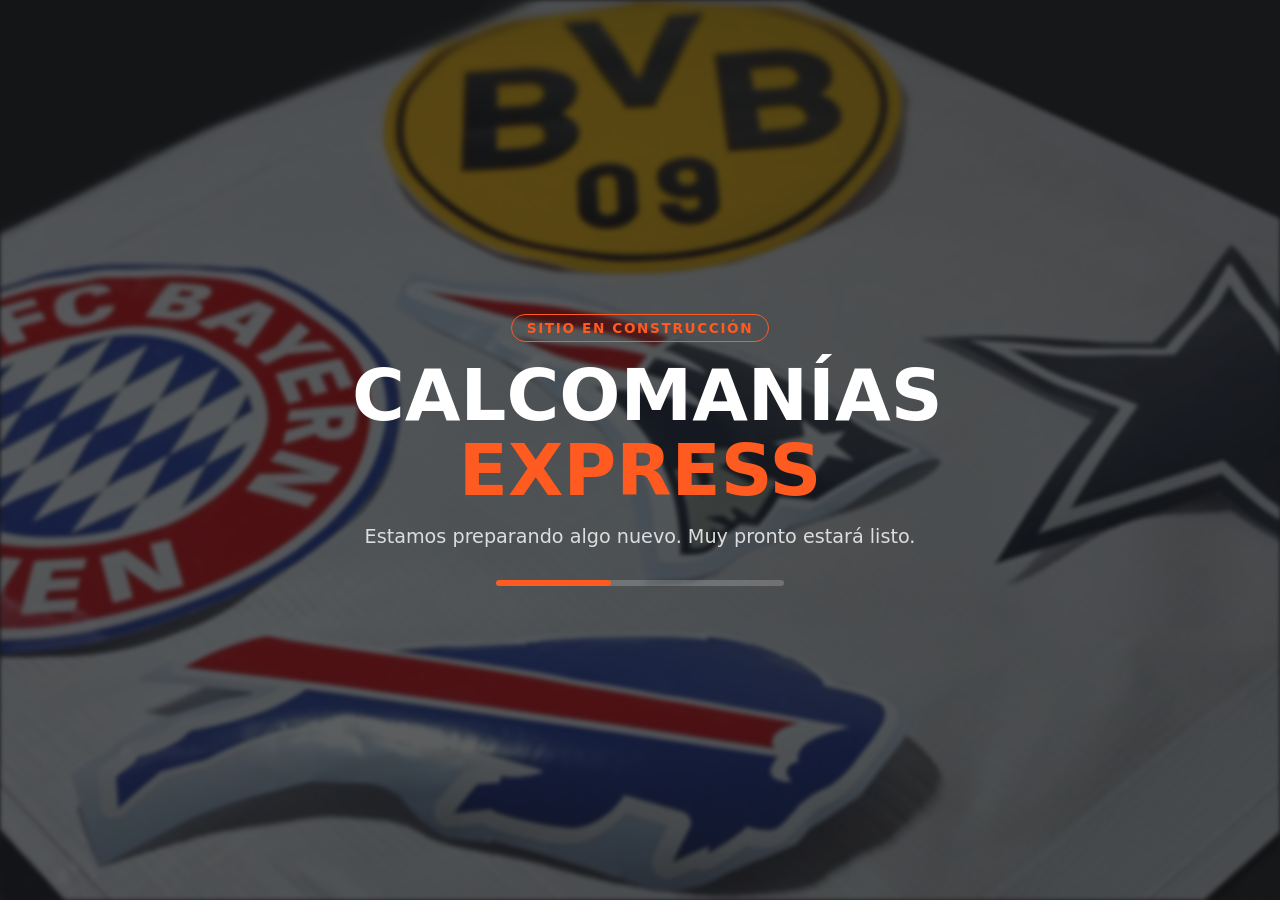
<file: index.html>
<!doctype html>
<html lang="es">
<head>
  <meta charset="utf-8">
  <meta name="viewport" content="width=device-width, initial-scale=1">
  <title>Calcomanías Express | Sitio en construcción</title>
  <meta name="description" content="Calcomanías Express: estamos construyendo nuestro sitio. Muy pronto.">
  <meta name="robots" content="noindex">
  <link rel="stylesheet" href="css/styles.css">
</head>
<body>
  <main class="cover">
    <img class="bg" src="img/1.jpg" width="960" height="480" alt="">
    <div class="content">
      <p class="eyebrow">Sitio en construcción</p>
      <h1>Calcomanías <span>Express</span></h1>
      <p class="lead">Estamos preparando algo nuevo. Muy pronto estará listo.</p>
      <div class="bar" role="img" aria-label="Progreso: en construcción"><span></span></div>
    </div>
  </main>
</body>
</html>
</file>
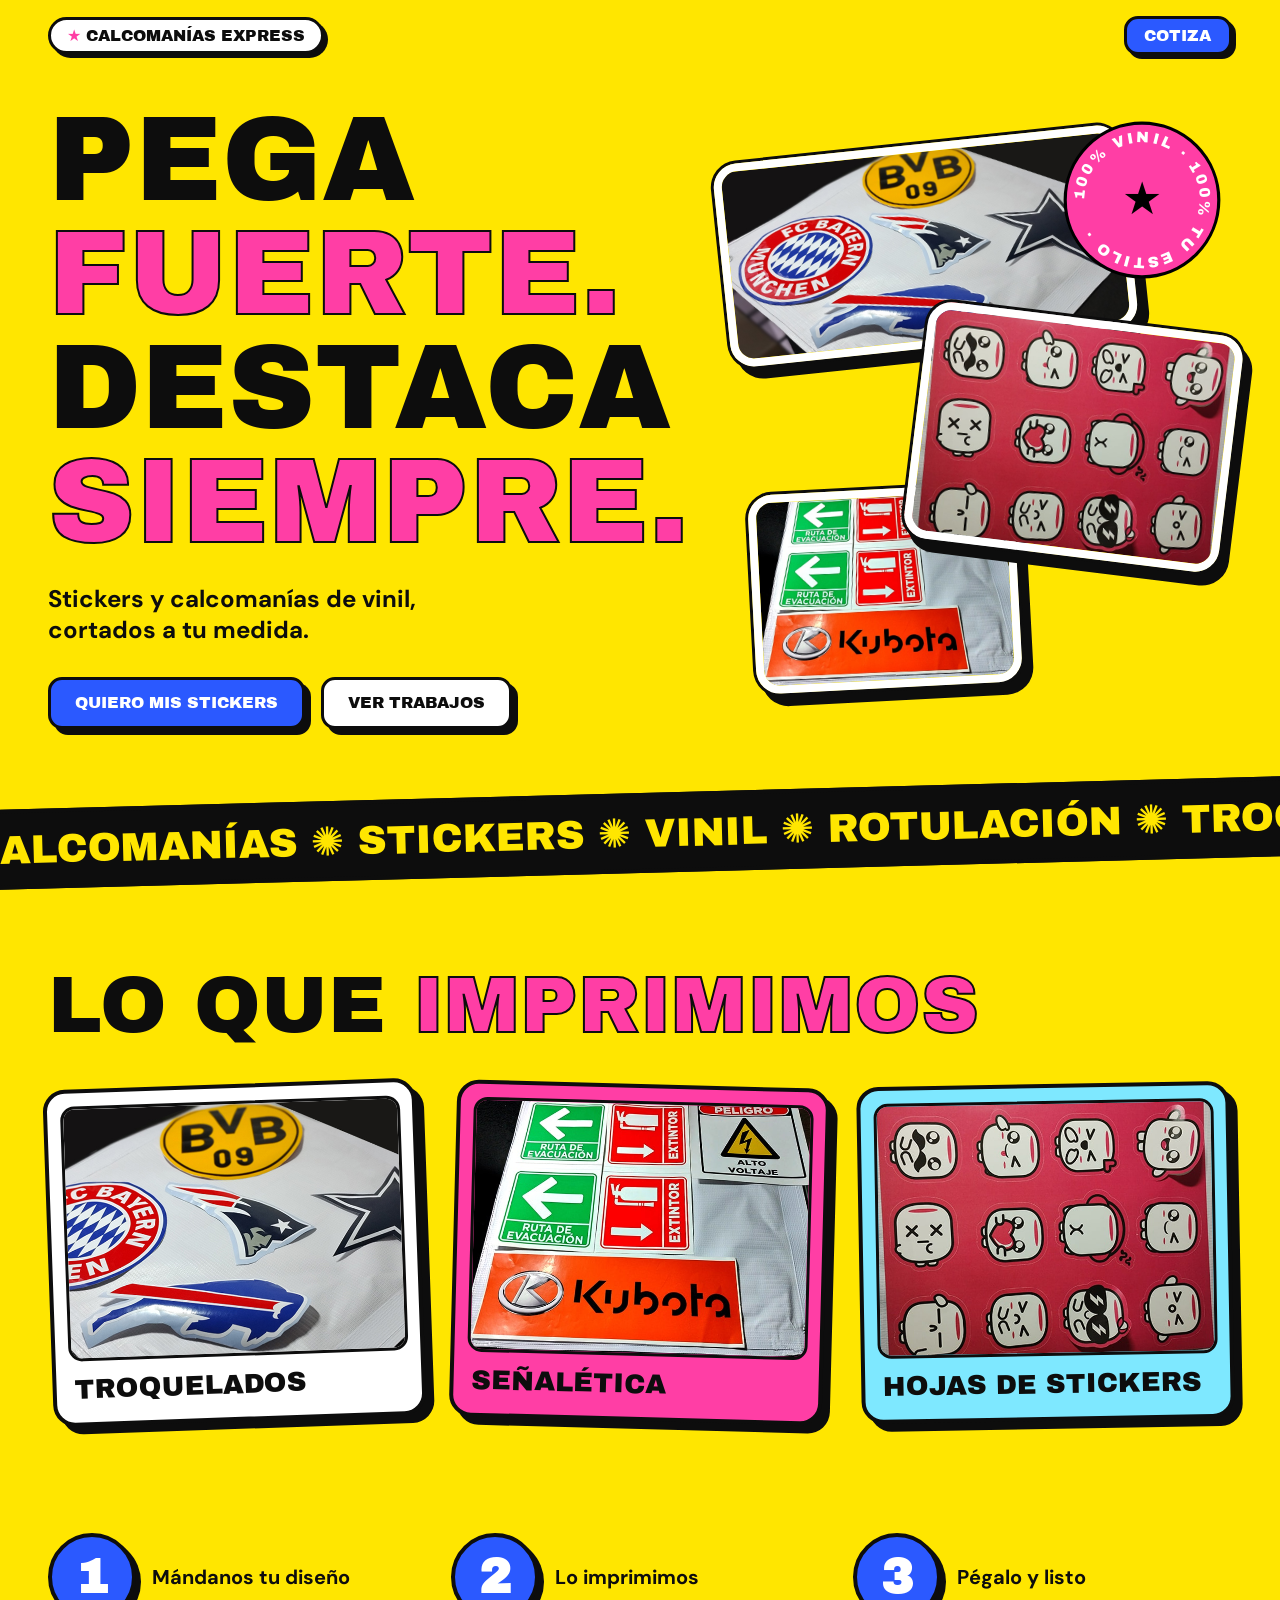
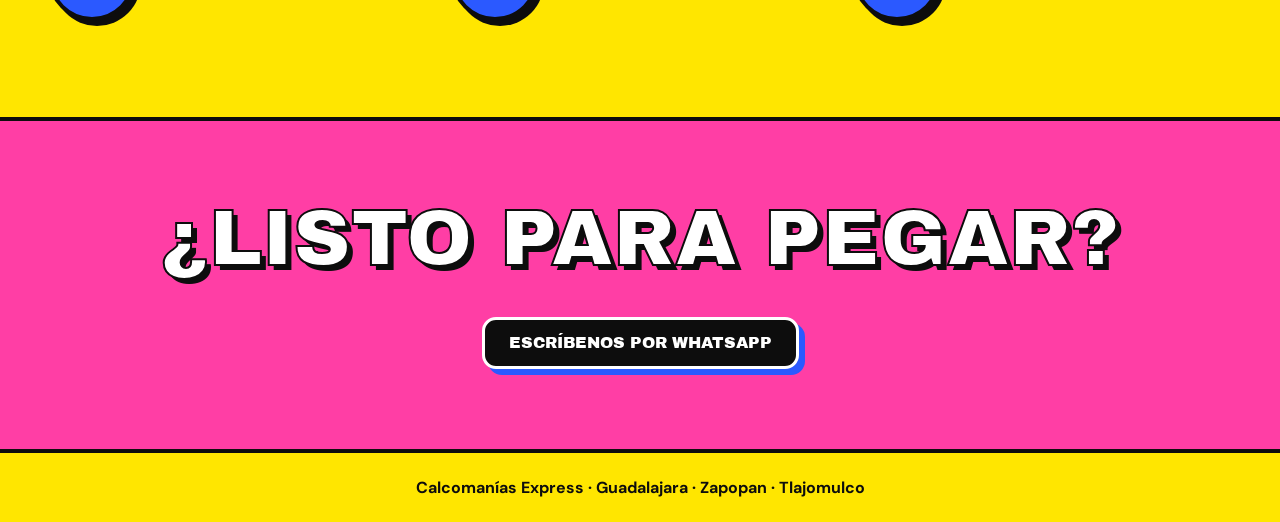
<file: demo1/index.html>
<!doctype html>
<html lang="es">
<head>
  <meta charset="utf-8">
  <meta name="viewport" content="width=device-width, initial-scale=1">
  <title>Calcomanías Express | Demo 1</title>
  <meta name="robots" content="noindex">
  <link rel="preconnect" href="https://fonts.googleapis.com">
  <link rel="preconnect" href="https://fonts.gstatic.com" crossorigin>
  <link href="https://fonts.googleapis.com/css2?family=Archivo+Black&family=DM+Sans:wght@500;700&display=swap" rel="stylesheet">
  <link rel="stylesheet" href="style.css">
</head>
<body>
  <header class="top">
    <a class="logo" href="#"><span>★</span> Calcomanías Express</a>
    <a class="btn btn-sm" href="#cta">Cotiza</a>
  </header>

  <main>
    <section class="hero">
      <div class="hero-copy">
        <h1>Pega <em>fuerte.</em><br>Destaca <em>siempre.</em></h1>
        <p class="sub">Stickers y calcomanías de vinil, cortados a tu medida.</p>
        <div class="actions">
          <a class="btn" href="#cta">Quiero mis stickers</a>
          <a class="btn btn-ghost" href="#servicios">Ver trabajos</a>
        </div>
      </div>

      <div class="collage" aria-hidden="true">
        <img class="sticker s1" src="../img/1.jpg" alt="">
        <img class="sticker s2" src="../img/3.jpg" alt="">
        <img class="sticker s3" src="../img/2.jpg" alt="">
        <svg class="badge" viewBox="0 0 200 200">
          <defs><path id="c" d="M100,100 m-72,0 a72,72 0 1,1 144,0 a72,72 0 1,1 -144,0"/></defs>
          <circle cx="100" cy="100" r="96" fill="#ff3ea5" stroke="#000" stroke-width="4"/>
          <text font-family="Archivo Black" font-size="19" fill="#fff" letter-spacing="3">
            <textPath href="#c">100% VINIL · 100% TU ESTILO · </textPath>
          </text>
          <text x="100" y="118" text-anchor="middle" font-family="Archivo Black" font-size="56" fill="#000">★</text>
        </svg>
      </div>
    </section>

    <div class="marquee" aria-hidden="true">
      <div class="track">
        <span>Calcomanías ✺ Stickers ✺ Vinil ✺ Rotulación ✺ Troquelados ✺ </span>
        <span>Calcomanías ✺ Stickers ✺ Vinil ✺ Rotulación ✺ Troquelados ✺ </span>
      </div>
    </div>

    <section id="servicios" class="services">
      <h2>Lo que <em>imprimimos</em></h2>
      <div class="cards">
        <article class="card c1">
          <img src="../img/1.jpg" alt="Calcomanías troqueladas de equipos deportivos">
          <h3>Troquelados</h3>
        </article>
        <article class="card c2">
          <img src="../img/2.jpg" alt="Señalética de seguridad y rótulos">
          <h3>Señalética</h3>
        </article>
        <article class="card c3">
          <img src="../img/3.jpg" alt="Hoja de stickers con caritas">
          <h3>Hojas de stickers</h3>
        </article>
      </div>
    </section>

    <section class="steps">
      <div class="step"><b>1</b><p>Mándanos tu diseño</p></div>
      <div class="step"><b>2</b><p>Lo imprimimos</p></div>
      <div class="step"><b>3</b><p>Pégalo y listo</p></div>
    </section>

    <section id="cta" class="cta">
      <h2>¿Listo para pegar?</h2>
      <a class="btn btn-dark" href="https://wa.me/523331678104?text=Hola%2C%20quiero%20cotizar%20calcoman%C3%ADas">Escríbenos por WhatsApp</a>
    </section>
  </main>

  <footer class="foot">Calcomanías Express · Guadalajara · Zapopan · Tlajomulco</footer>
</body>
</html>
</file>
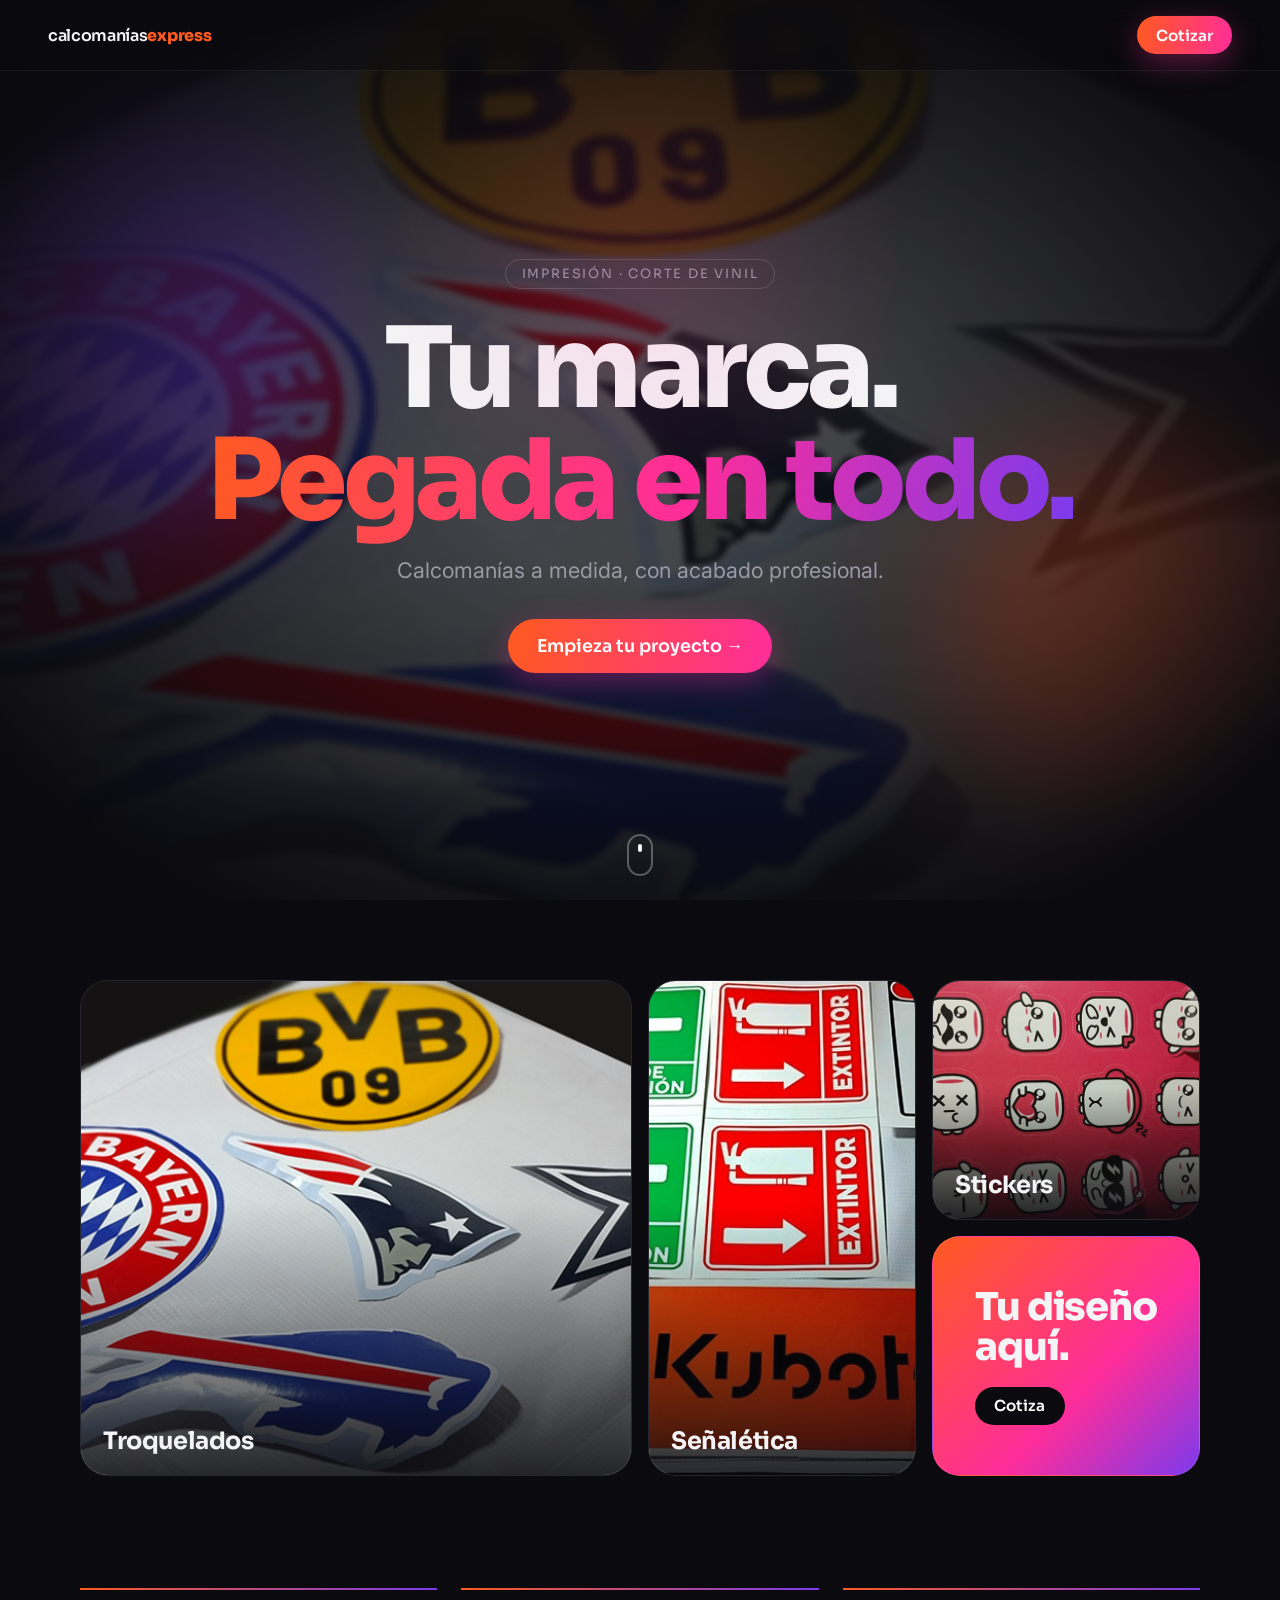
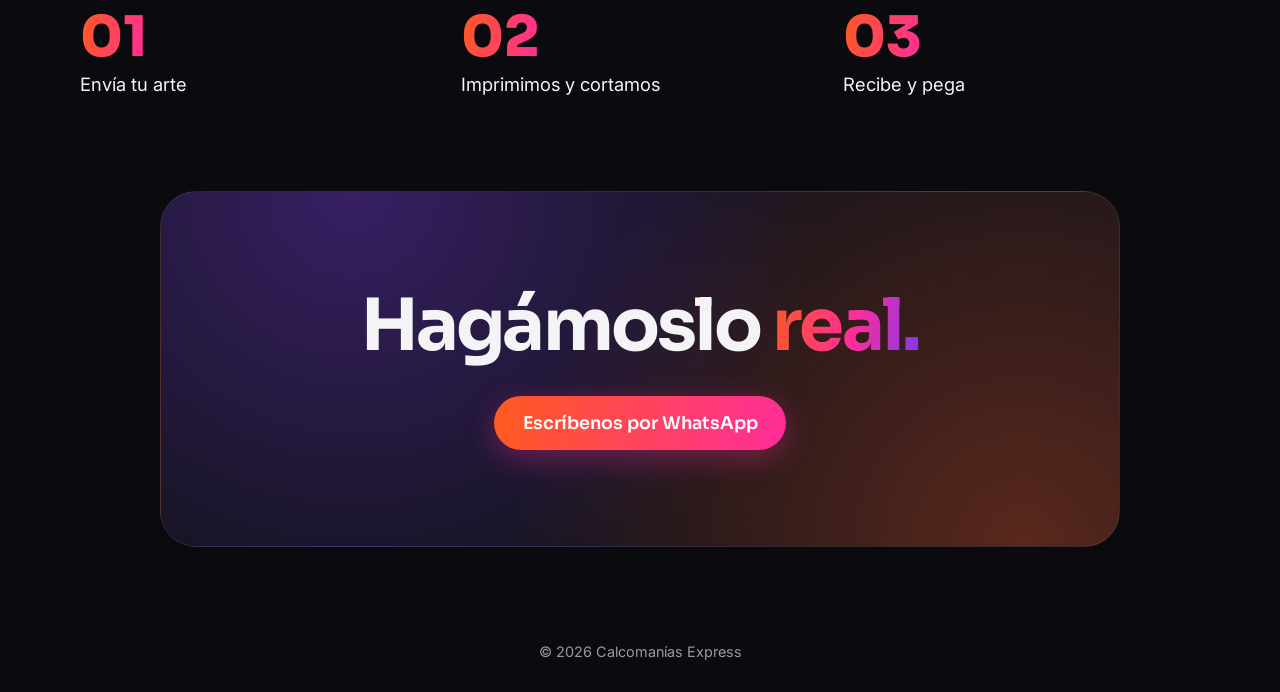
<file: demo2/index.html>
<!doctype html>
<html lang="es">
<head>
  <meta charset="utf-8">
  <meta name="viewport" content="width=device-width, initial-scale=1">
  <title>Calcomanías Express | Demo 2</title>
  <meta name="robots" content="noindex">
  <link rel="preconnect" href="https://fonts.googleapis.com">
  <link rel="preconnect" href="https://fonts.gstatic.com" crossorigin>
  <link href="https://fonts.googleapis.com/css2?family=Inter:wght@400;500&family=Sora:wght@600;800&display=swap" rel="stylesheet">
  <link rel="stylesheet" href="style.css">
</head>
<body>
  <div class="glow" aria-hidden="true"></div>

  <header class="nav">
    <a class="logo" href="#">calcomanías<b>express</b></a>
    <a class="pill" href="#cta">Cotizar</a>
  </header>

  <main>
    <section class="hero">
      <img class="hero-bg" src="../img/1.jpg" alt="">
      <div class="blob b1"></div><div class="blob b2"></div>
      <div class="chaser" aria-hidden="true"></div>
      <div class="hero-inner">
        <p class="chip">Impresión · Corte de vinil</p>
        <h1>Tu marca.<br><span class="grad">Pegada en todo.</span></h1>
        <p class="sub">Calcomanías a medida, con acabado profesional.</p>
        <a class="pill big" href="#cta">Empieza tu proyecto →</a>
      </div>
      <div class="scroll" aria-hidden="true"></div>
    </section>

    <section class="bento">
      <article class="tile t-a reveal">
        <img src="../img/1.jpg" alt="Calcomanías troqueladas de equipos deportivos">
        <h3>Troquelados</h3>
      </article>
      <article class="tile t-b reveal">
        <img src="../img/2.jpg" alt="Señalética de seguridad y rótulos">
        <h3>Señalética</h3>
      </article>
      <article class="tile t-c reveal">
        <img src="../img/3.jpg" alt="Hoja de stickers con caritas">
        <h3>Stickers</h3>
      </article>
      <article class="tile t-d reveal">
        <p>Tu diseño<br>aquí.</p>
        <a class="pill dark" href="#cta">Cotiza</a>
      </article>
    </section>

    <section class="flow">
      <div class="node reveal"><i>01</i><p>Envía tu arte</p></div>
      <div class="node reveal"><i>02</i><p>Imprimimos y cortamos</p></div>
      <div class="node reveal"><i>03</i><p>Recibe y pega</p></div>
    </section>

    <section id="cta" class="cta reveal">
      <h2>Hagámoslo <span class="grad">real.</span></h2>
      <a class="pill big" href="https://wa.me/523331678104?text=Hola%2C%20quiero%20cotizar%20calcoman%C3%ADas">Escríbenos por WhatsApp</a>
    </section>
  </main>

  <footer class="foot">© <span id="y">2026</span> Calcomanías Express</footer>
  <script src="script.js"></script>
</body>
</html>
</file>
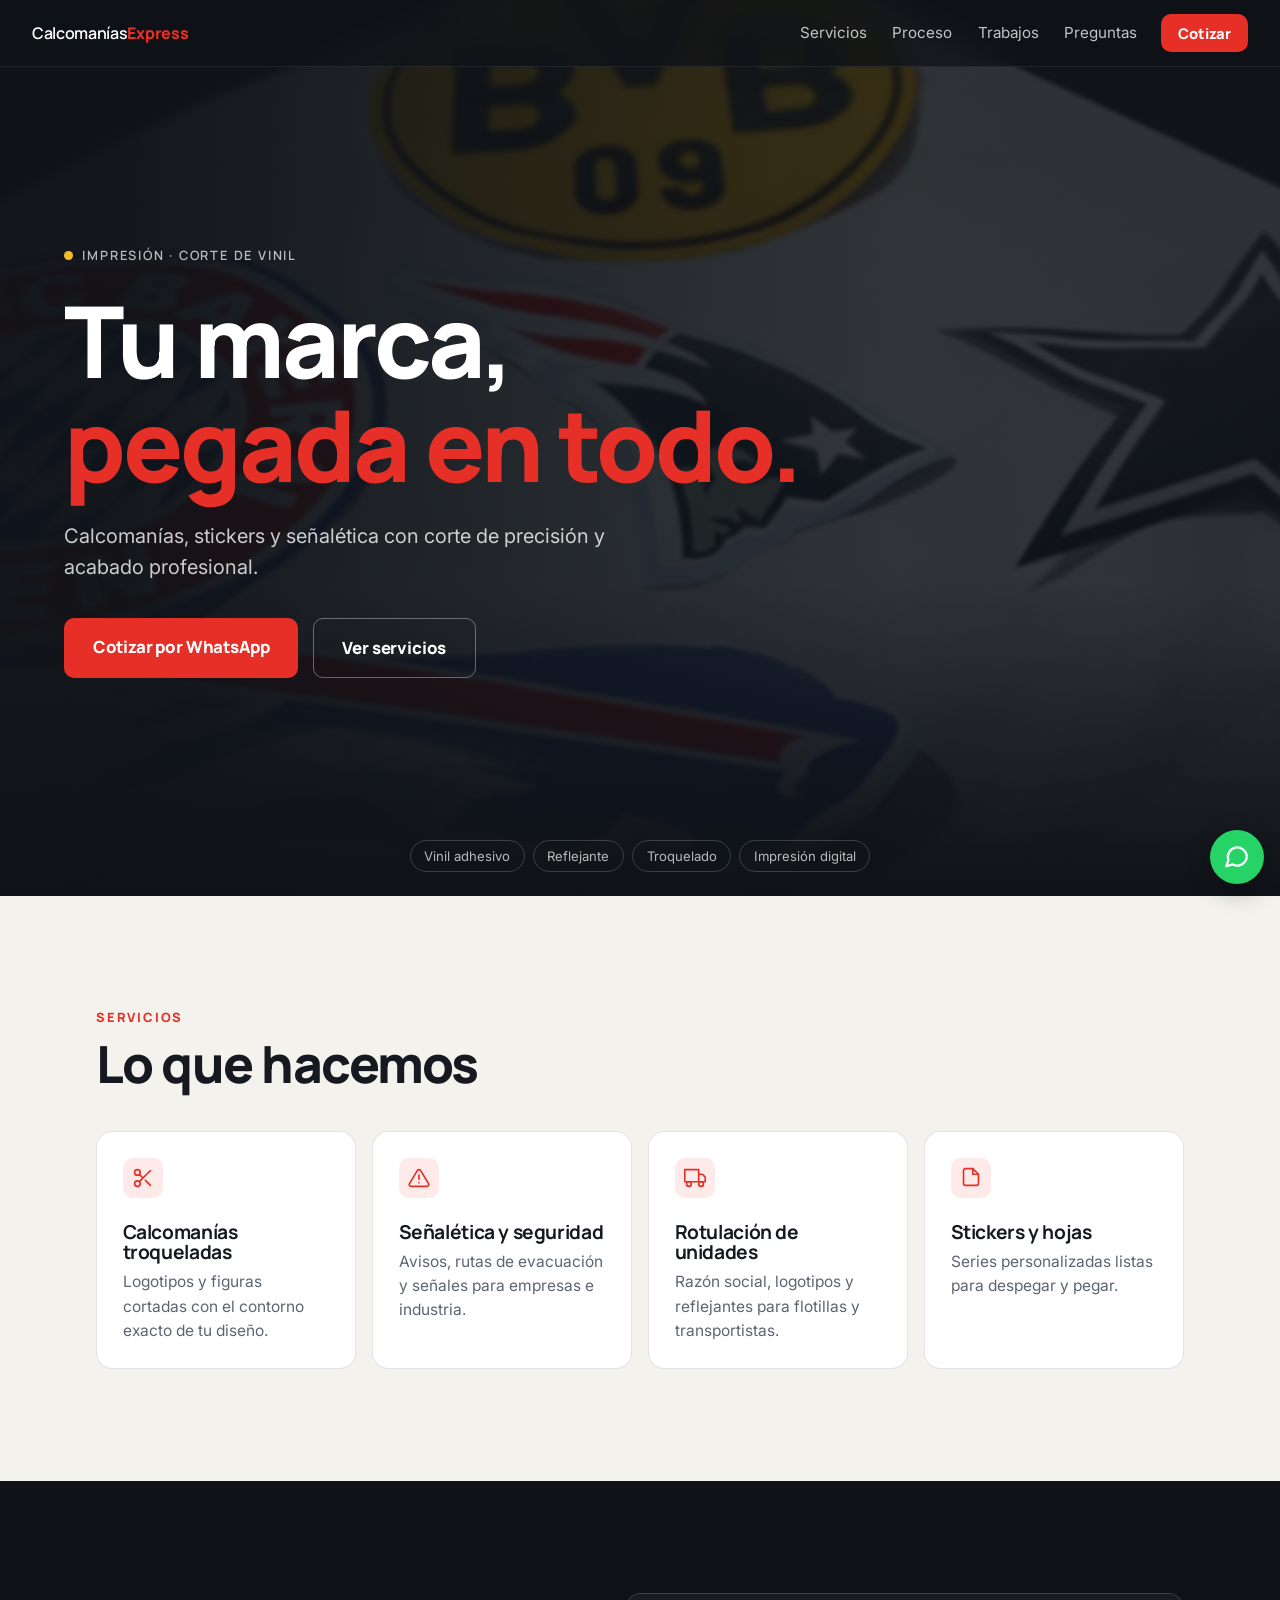
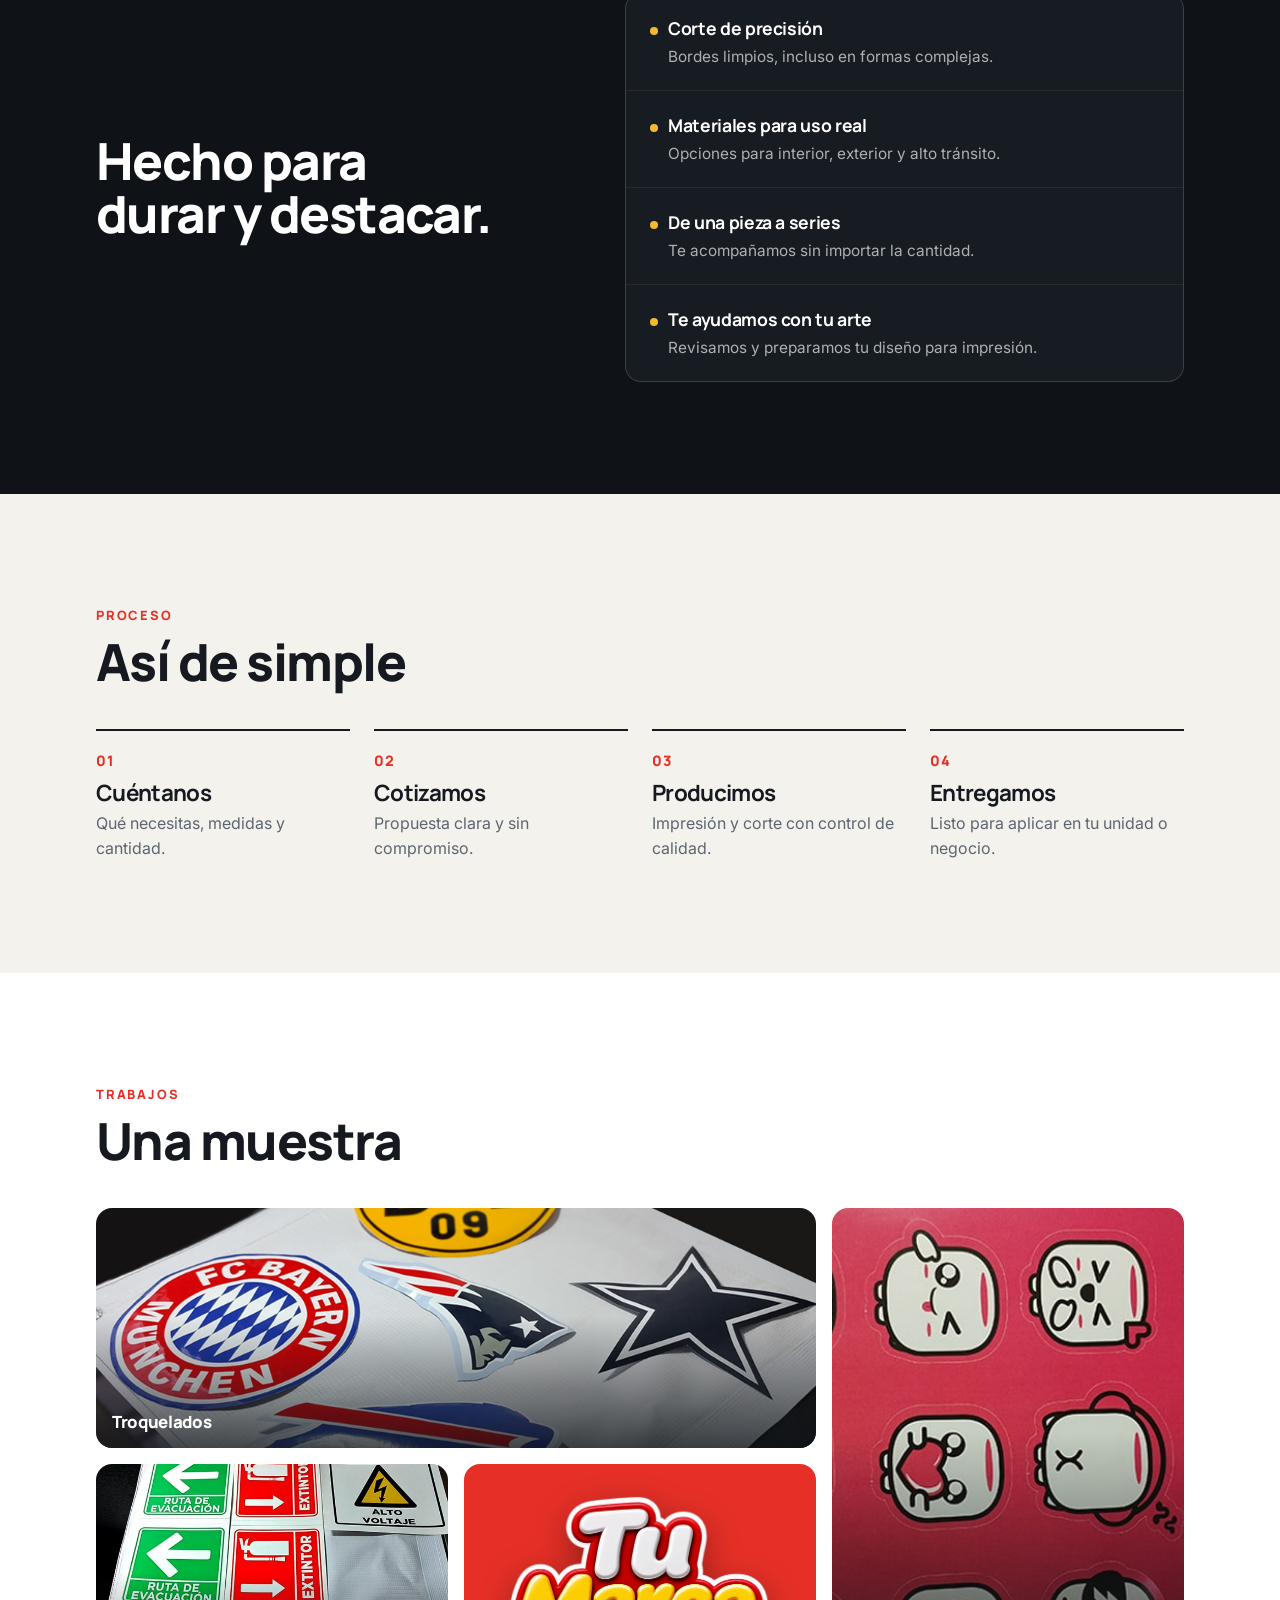
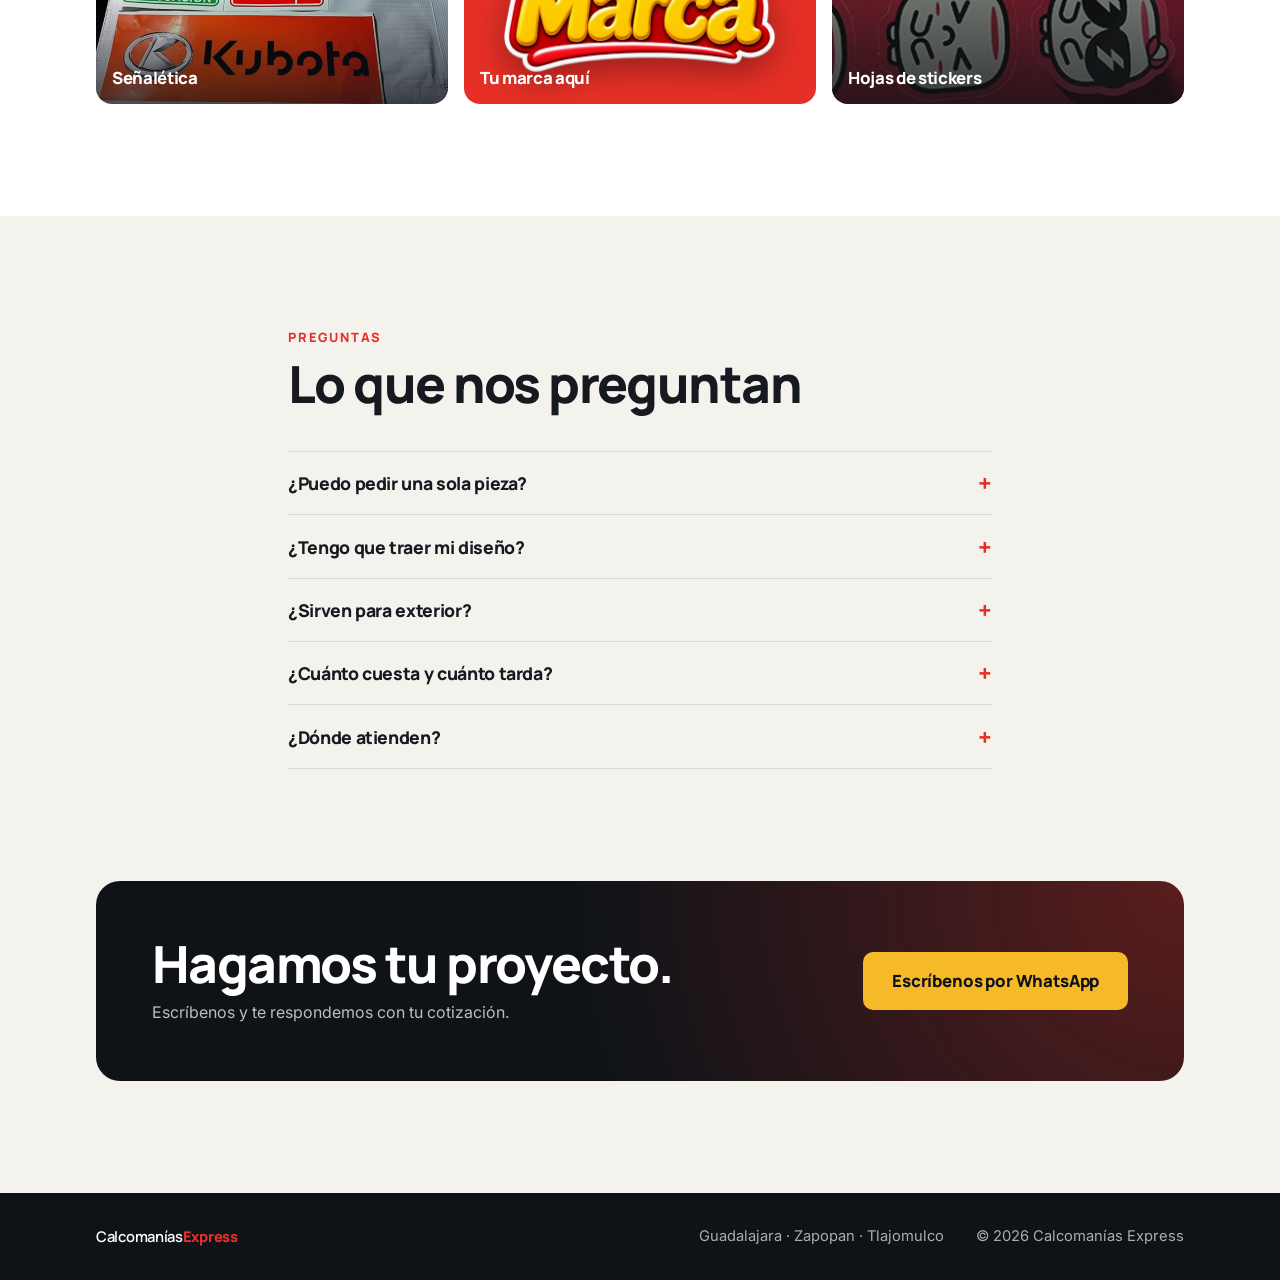
<file: demo3/index.html>
<!doctype html>
<html lang="es">
<head>
  <meta charset="utf-8">
  <meta name="viewport" content="width=device-width, initial-scale=1">
  <title>Calcomanías Express | Demo 3</title>
  <meta name="description" content="Calcomanías, stickers y señalética en vinil con corte de precisión. Guadalajara, Zapopan y Tlajomulco.">
  <meta name="robots" content="noindex">
  <link rel="preconnect" href="https://fonts.googleapis.com">
  <link rel="preconnect" href="https://fonts.gstatic.com" crossorigin>
  <link href="https://fonts.googleapis.com/css2?family=Inter:wght@400;500;600&family=Manrope:wght@600;800&display=swap" rel="stylesheet">
  <link rel="stylesheet" href="style.css">
</head>
<body>
  <header class="nav" id="top">
    <a class="logo" href="#top">Calcomanías<b>Express</b></a>
    <nav class="links" aria-label="Principal">
      <a href="#servicios">Servicios</a>
      <a href="#proceso">Proceso</a>
      <a href="#trabajos">Trabajos</a>
      <a href="#faq">Preguntas</a>
    </nav>
    <a class="btn btn-sm" href="#contacto">Cotizar</a>
  </header>

  <main>
    <!-- PORTADA -->
    <section class="hero">
      <img class="hero-bg" src="../img/1.jpg" alt="">
      <div class="chaser" aria-hidden="true"></div>
      <div class="hero-inner">
        <p class="eyebrow"><i></i>Impresión · Corte de vinil</p>
        <h1>Tu marca,<br><span>pegada en todo.</span></h1>
        <p class="sub">Calcomanías, stickers y señalética con corte de precisión y acabado profesional.</p>
        <div class="actions">
          <a class="btn btn-lg" href="https://wa.me/523331678104?text=Hola%2C%20quiero%20cotizar%20calcoman%C3%ADas" target="_blank" rel="noopener">Cotizar por WhatsApp</a>
          <a class="btn btn-ghost btn-lg" href="#servicios">Ver servicios</a>
        </div>
      </div>
      <ul class="chips" aria-label="Materiales y acabados">
        <li>Vinil adhesivo</li><li>Reflejante</li><li>Troquelado</li><li>Impresión digital</li>
      </ul>
    </section>

    <!-- SERVICIOS -->
    <section id="servicios" class="section">
      <div class="wrap">
        <header class="head reveal">
          <p class="kicker">Servicios</p>
          <h2>Lo que hacemos</h2>
        </header>
        <div class="services">
          <article class="svc reveal">
            <svg viewBox="0 0 24 24" aria-hidden="true"><circle cx="6" cy="6" r="3"/><circle cx="6" cy="18" r="3"/><path d="M20 4 8.1 15.9M14.5 14.5 20 20M8.1 8.1 12 12"/></svg>
            <h3>Calcomanías troqueladas</h3>
            <p>Logotipos y figuras cortadas con el contorno exacto de tu diseño.</p>
          </article>
          <article class="svc reveal">
            <svg viewBox="0 0 24 24" aria-hidden="true"><path d="M10.3 3.9 1.8 18a2 2 0 0 0 1.7 3h17a2 2 0 0 0 1.7-3L13.7 3.9a2 2 0 0 0-3.4 0z"/><path d="M12 9v4M12 17h.01"/></svg>
            <h3>Señalética y seguridad</h3>
            <p>Avisos, rutas de evacuación y señales para empresas e industria.</p>
          </article>
          <article class="svc reveal">
            <svg viewBox="0 0 24 24" aria-hidden="true"><path d="M1 3h15v13H1zM16 8h4l3 3v5h-7z"/><circle cx="5.5" cy="18.5" r="2.5"/><circle cx="18.5" cy="18.5" r="2.5"/></svg>
            <h3>Rotulación de unidades</h3>
            <p>Razón social, logotipos y reflejantes para flotillas y transportistas.</p>
          </article>
          <article class="svc reveal">
            <svg viewBox="0 0 24 24" aria-hidden="true"><path d="M4 4a2 2 0 0 1 2-2h8l6 6v10a2 2 0 0 1-2 2H6a2 2 0 0 1-2-2z"/><path d="M14 2v6h6"/></svg>
            <h3>Stickers y hojas</h3>
            <p>Series personalizadas listas para despegar y pegar.</p>
          </article>
        </div>
      </div>
    </section>

    <!-- VENTAJAS -->
    <section class="section dark">
      <div class="wrap">
        <div class="why">
          <h2 class="reveal">Hecho para<br>durar y destacar.</h2>
          <ul class="points">
            <li class="reveal"><b>Corte de precisión</b><span>Bordes limpios, incluso en formas complejas.</span></li>
            <li class="reveal"><b>Materiales para uso real</b><span>Opciones para interior, exterior y alto tránsito.</span></li>
            <li class="reveal"><b>De una pieza a series</b><span>Te acompañamos sin importar la cantidad.</span></li>
            <li class="reveal"><b>Te ayudamos con tu arte</b><span>Revisamos y preparamos tu diseño para impresión.</span></li>
          </ul>
        </div>
      </div>
    </section>

    <!-- PROCESO -->
    <section id="proceso" class="section">
      <div class="wrap">
        <header class="head reveal">
          <p class="kicker">Proceso</p>
          <h2>Así de simple</h2>
        </header>
        <ol class="steps">
          <li class="reveal"><i>01</i><h3>Cuéntanos</h3><p>Qué necesitas, medidas y cantidad.</p></li>
          <li class="reveal"><i>02</i><h3>Cotizamos</h3><p>Propuesta clara y sin compromiso.</p></li>
          <li class="reveal"><i>03</i><h3>Producimos</h3><p>Impresión y corte con control de calidad.</p></li>
          <li class="reveal"><i>04</i><h3>Entregamos</h3><p>Listo para aplicar en tu unidad o negocio.</p></li>
        </ol>
      </div>
    </section>

    <!-- TRABAJOS -->
    <section id="trabajos" class="section alt">
      <div class="wrap">
        <header class="head reveal">
          <p class="kicker">Trabajos</p>
          <h2>Una muestra</h2>
        </header>
        <div class="works">
          <figure class="work w1 reveal"><img src="../img/1.jpg" alt="Calcomanías troqueladas de equipos deportivos" loading="lazy"><figcaption>Troquelados</figcaption></figure>
          <figure class="work w2 reveal"><img src="../img/3.jpg" alt="Hoja de stickers con caritas" loading="lazy"><figcaption>Hojas de stickers</figcaption></figure>
          <figure class="work w3 reveal"><img src="../img/2.jpg" alt="Señalética de seguridad y rótulos" loading="lazy"><figcaption>Señalética</figcaption></figure>
          <figure class="work w4 reveal"><img src="../img/sticker-tu-marca.webp" alt="Sticker de ejemplo: Tu Marca" loading="lazy"><figcaption>Tu marca aquí</figcaption></figure>
        </div>
      </div>
    </section>

    <!-- FAQ -->
    <section id="faq" class="section">
      <div class="wrap narrow">
        <header class="head reveal">
          <p class="kicker">Preguntas</p>
          <h2>Lo que nos preguntan</h2>
        </header>
        <div class="faq reveal">
          <details><summary>¿Puedo pedir una sola pieza?</summary><p>Sí. Trabajamos desde una pieza hasta series grandes.</p></details>
          <details><summary>¿Tengo que traer mi diseño?</summary><p>Si ya tienes tu arte, lo revisamos. Si no, te ayudamos a prepararlo.</p></details>
          <details><summary>¿Sirven para exterior?</summary><p>Contamos con vinil para interior y exterior. Te recomendamos el material según el uso.</p></details>
          <details><summary>¿Cuánto cuesta y cuánto tarda?</summary><p>Depende del tamaño, material y cantidad. Escríbenos y te cotizamos.</p></details>
          <details><summary>¿Dónde atienden?</summary><p>Guadalajara, Zapopan y Tlajomulco.</p></details>
        </div>
      </div>
    </section>

    <!-- CONTACTO -->
    <section id="contacto" class="section tight">
      <div class="wrap">
        <div class="cta reveal">
          <div>
            <h2>Hagamos tu proyecto.</h2>
            <p>Escríbenos y te respondemos con tu cotización.</p>
          </div>
          <a class="btn btn-lg btn-amber" href="https://wa.me/523331678104?text=Hola%2C%20quiero%20cotizar%20calcoman%C3%ADas" target="_blank" rel="noopener">Escríbenos por WhatsApp</a>
        </div>
      </div>
    </section>
  </main>

  <footer class="foot">
    <div class="wrap foot-in">
      <a class="logo" href="#top">Calcomanías<b>Express</b></a>
      <p>Guadalajara · Zapopan · Tlajomulco</p>
      <p>© <span id="y">2026</span> Calcomanías Express</p>
    </div>
  </footer>

  <a class="fab" href="https://wa.me/523331678104?text=Hola%2C%20quiero%20cotizar%20calcoman%C3%ADas" target="_blank" rel="noopener" aria-label="Escribir por WhatsApp">
    <svg viewBox="0 0 24 24" aria-hidden="true"><path d="M21 11.5a8.4 8.4 0 0 1-12.4 7.4L3 20.5l1.7-5.4A8.4 8.4 0 1 1 21 11.5z"/></svg>
  </a>

  <script src="script.js"></script>
</body>
</html>
</file>
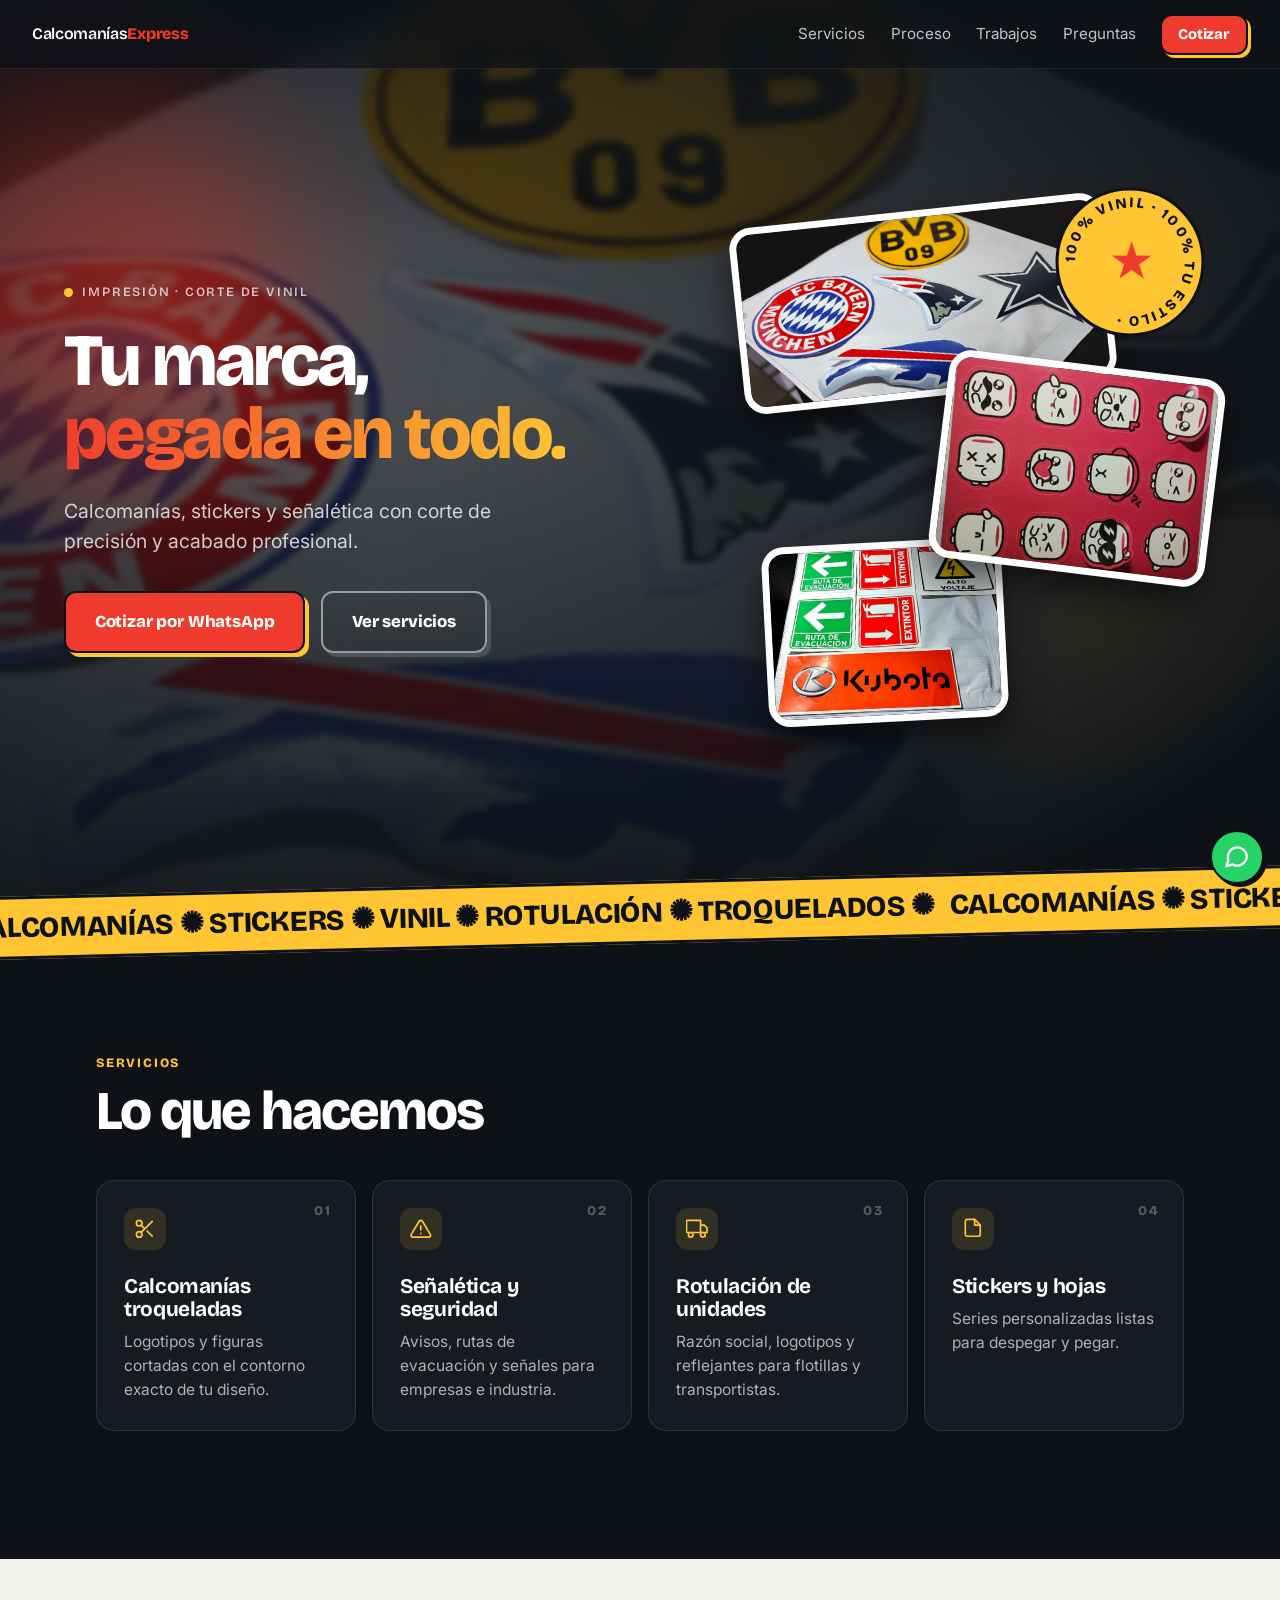
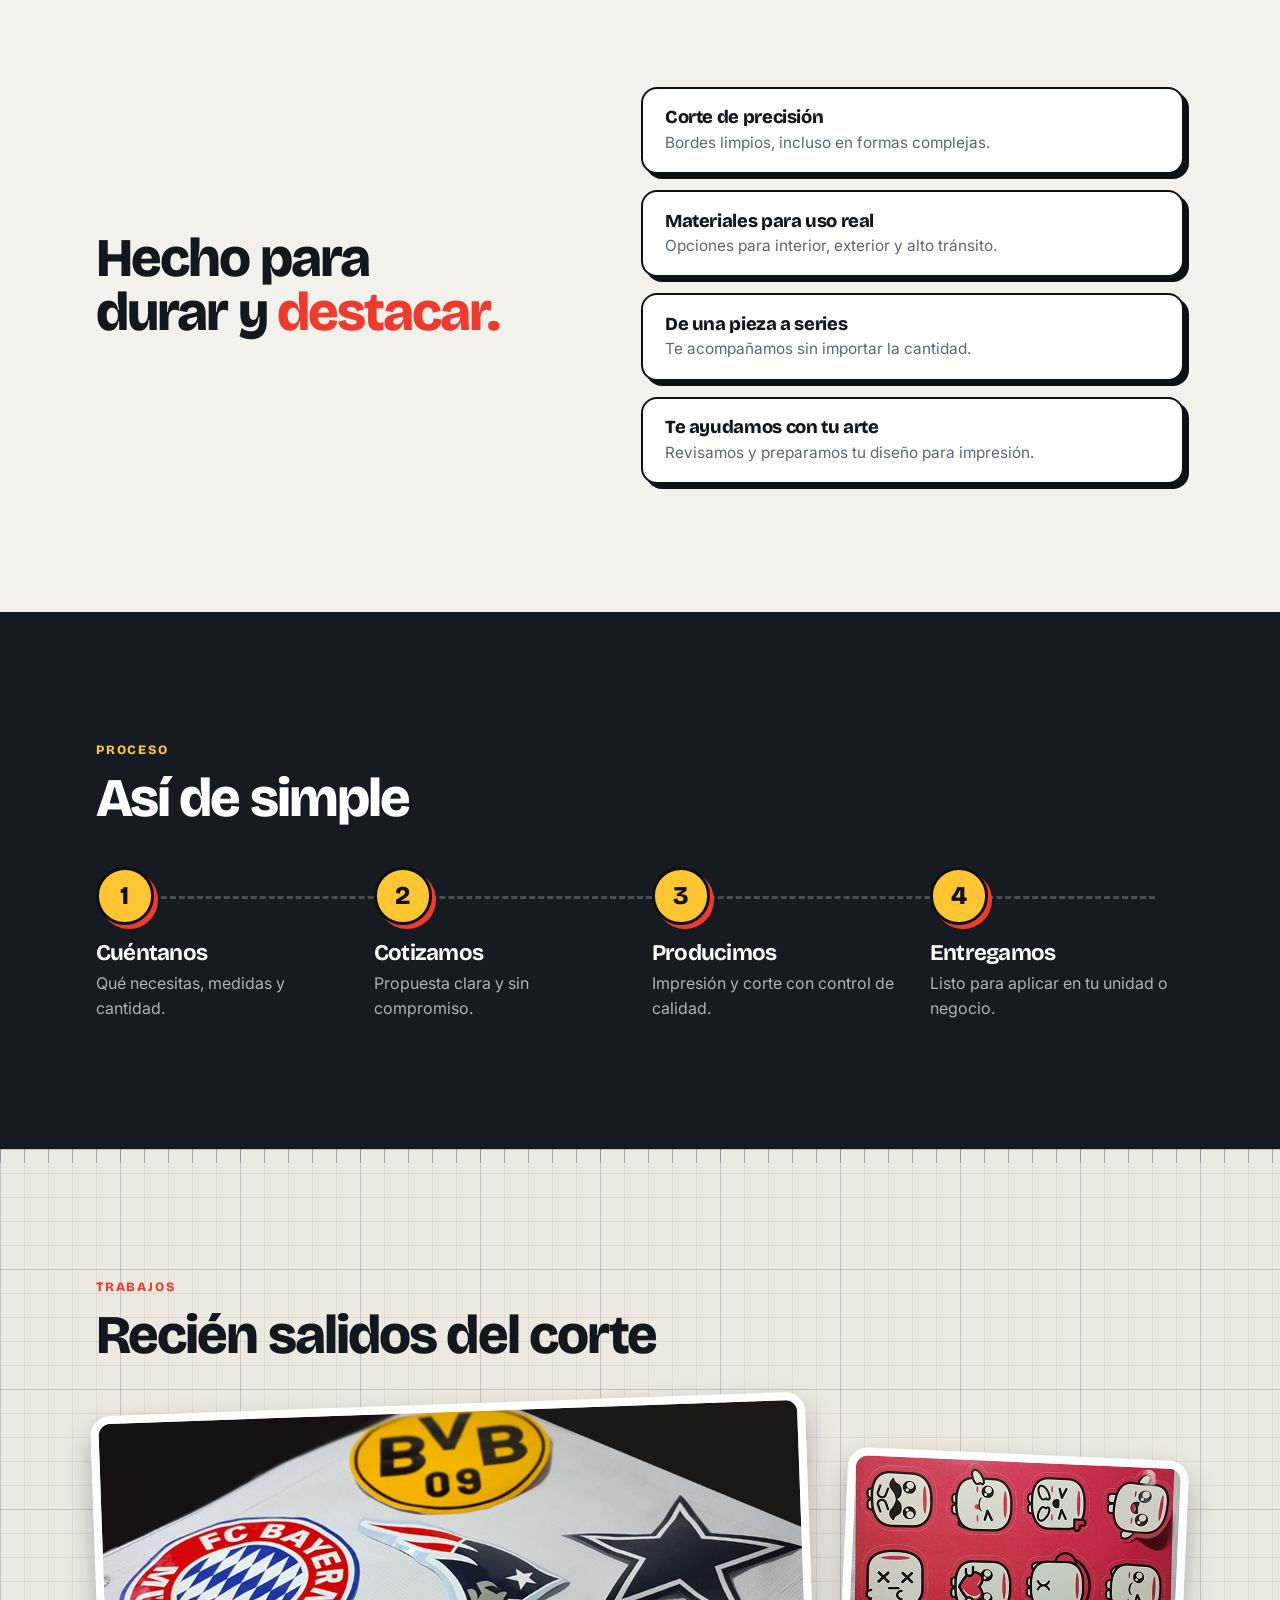
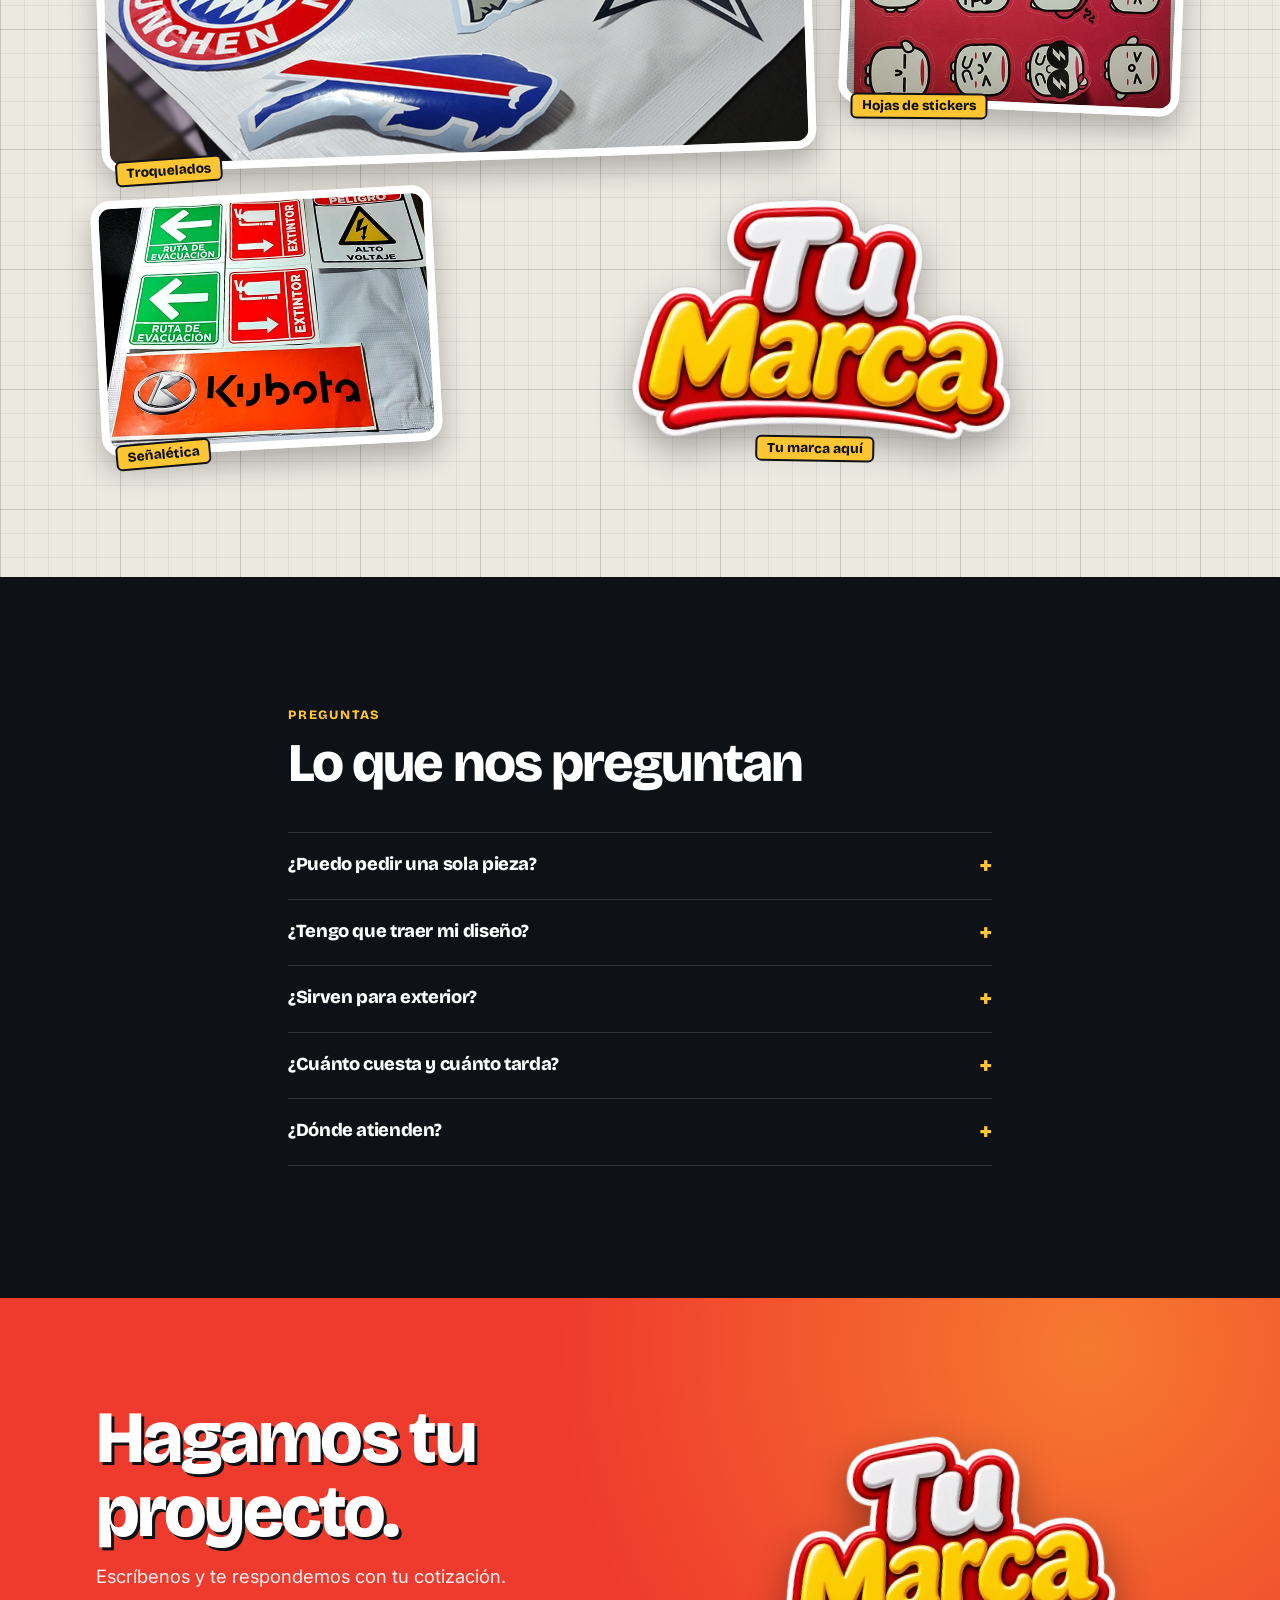
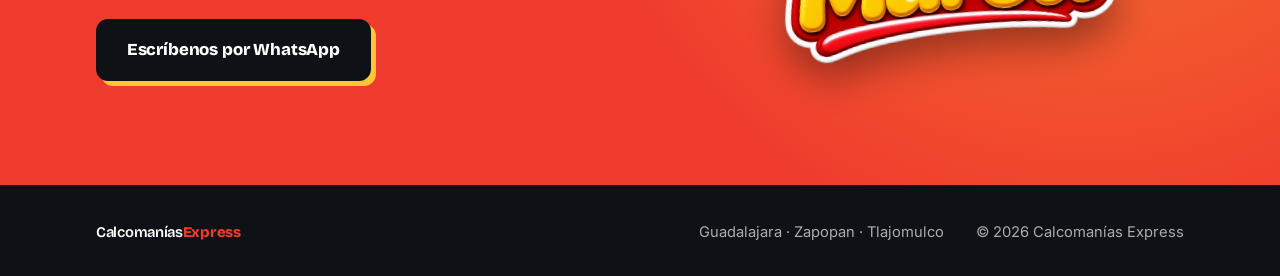
<file: demo4/index.html>
<!doctype html>
<html lang="es">
<head>
  <meta charset="utf-8">
  <meta name="viewport" content="width=device-width, initial-scale=1">
  <title>Calcomanías Express | Demo 4</title>
  <meta name="description" content="Calcomanías, stickers y señalética en vinil con corte de precisión. Guadalajara, Zapopan y Tlajomulco.">
  <meta name="robots" content="noindex">
  <link rel="preconnect" href="https://fonts.googleapis.com">
  <link rel="preconnect" href="https://fonts.gstatic.com" crossorigin>
  <link href="https://fonts.googleapis.com/css2?family=Bricolage+Grotesque:wght@600;800&family=Inter:wght@400;500;600&display=swap" rel="stylesheet">
  <link rel="stylesheet" href="style.css">
</head>
<body>
  <header class="nav" id="top">
    <a class="logo" href="#top">Calcomanías<b>Express</b></a>
    <nav class="links" aria-label="Principal">
      <a href="#servicios">Servicios</a>
      <a href="#proceso">Proceso</a>
      <a href="#trabajos">Trabajos</a>
      <a href="#faq">Preguntas</a>
    </nav>
    <a class="btn btn-sm" href="#contacto">Cotizar</a>
  </header>

  <main>
    <!-- PORTADA -->
    <section class="hero">
      <img class="hero-bg" src="../img/1.jpg" alt="">
      <div class="blob b1"></div><div class="blob b2"></div>
      <div class="chaser" aria-hidden="true"></div>

      <div class="hero-grid">
        <div class="hero-copy">
          <p class="eyebrow"><i></i>Impresión · Corte de vinil</p>
          <h1>Tu marca,<br><span>pegada en todo.</span></h1>
          <p class="sub">Calcomanías, stickers y señalética con corte de precisión y acabado profesional.</p>
          <div class="actions">
            <a class="btn btn-lg" href="https://wa.me/523331678104?text=Hola%2C%20quiero%20cotizar%20calcoman%C3%ADas" target="_blank" rel="noopener">Cotizar por WhatsApp</a>
            <a class="btn btn-ghost btn-lg" href="#servicios">Ver servicios</a>
          </div>
        </div>

        <div class="collage" aria-hidden="true">
          <img class="st st1" src="../img/1.jpg" alt="">
          <img class="st st2" src="../img/3.jpg" alt="">
          <img class="st st3" src="../img/2.jpg" alt="">
          <svg class="badge" viewBox="0 0 200 200">
            <defs><path id="c" d="M100,100 m-72,0 a72,72 0 1,1 144,0 a72,72 0 1,1 -144,0"/></defs>
            <circle cx="100" cy="100" r="96" fill="#ffc532" stroke="#0e1217" stroke-width="4"/>
            <text font-family="Bricolage Grotesque, sans-serif" font-weight="800" font-size="19" fill="#0e1217" letter-spacing="3">
              <textPath href="#c">100% VINIL · 100% TU ESTILO · </textPath>
            </text>
            <text x="100" y="120" text-anchor="middle" font-family="Bricolage Grotesque, sans-serif" font-weight="800" font-size="58" fill="#ef3b2d">★</text>
          </svg>
        </div>
      </div>
    </section>

    <!-- CINTA -->
    <div class="tape" aria-hidden="true">
      <div class="track">
        <span>Calcomanías ✺ Stickers ✺ Vinil ✺ Rotulación ✺ Troquelados ✺ </span>
        <span>Calcomanías ✺ Stickers ✺ Vinil ✺ Rotulación ✺ Troquelados ✺ </span>
      </div>
    </div>

    <!-- SERVICIOS -->
    <section id="servicios" class="section dark">
      <div class="wrap">
        <header class="head reveal">
          <p class="kicker">Servicios</p>
          <h2>Lo que hacemos</h2>
        </header>
        <div class="services">
          <article class="svc reveal">
            <span class="num">01</span>
            <svg viewBox="0 0 24 24" aria-hidden="true"><circle cx="6" cy="6" r="3"/><circle cx="6" cy="18" r="3"/><path d="M20 4 8.1 15.9M14.5 14.5 20 20M8.1 8.1 12 12"/></svg>
            <h3>Calcomanías troqueladas</h3>
            <p>Logotipos y figuras cortadas con el contorno exacto de tu diseño.</p>
          </article>
          <article class="svc reveal">
            <span class="num">02</span>
            <svg viewBox="0 0 24 24" aria-hidden="true"><path d="M10.3 3.9 1.8 18a2 2 0 0 0 1.7 3h17a2 2 0 0 0 1.7-3L13.7 3.9a2 2 0 0 0-3.4 0z"/><path d="M12 9v4M12 17h.01"/></svg>
            <h3>Señalética y seguridad</h3>
            <p>Avisos, rutas de evacuación y señales para empresas e industria.</p>
          </article>
          <article class="svc reveal">
            <span class="num">03</span>
            <svg viewBox="0 0 24 24" aria-hidden="true"><path d="M1 3h15v13H1zM16 8h4l3 3v5h-7z"/><circle cx="5.5" cy="18.5" r="2.5"/><circle cx="18.5" cy="18.5" r="2.5"/></svg>
            <h3>Rotulación de unidades</h3>
            <p>Razón social, logotipos y reflejantes para flotillas y transportistas.</p>
          </article>
          <article class="svc reveal">
            <span class="num">04</span>
            <svg viewBox="0 0 24 24" aria-hidden="true"><path d="M4 4a2 2 0 0 1 2-2h8l6 6v10a2 2 0 0 1-2 2H6a2 2 0 0 1-2-2z"/><path d="M14 2v6h6"/></svg>
            <h3>Stickers y hojas</h3>
            <p>Series personalizadas listas para despegar y pegar.</p>
          </article>
        </div>
      </div>
    </section>

    <!-- VENTAJAS -->
    <section class="section light">
      <div class="wrap why">
        <h2 class="reveal">Hecho para<br>durar y <em>destacar.</em></h2>
        <ul class="points">
          <li class="reveal"><b>Corte de precisión</b><span>Bordes limpios, incluso en formas complejas.</span></li>
          <li class="reveal"><b>Materiales para uso real</b><span>Opciones para interior, exterior y alto tránsito.</span></li>
          <li class="reveal"><b>De una pieza a series</b><span>Te acompañamos sin importar la cantidad.</span></li>
          <li class="reveal"><b>Te ayudamos con tu arte</b><span>Revisamos y preparamos tu diseño para impresión.</span></li>
        </ul>
      </div>
    </section>

    <!-- PROCESO -->
    <section id="proceso" class="section dark alt">
      <div class="wrap">
        <header class="head reveal">
          <p class="kicker">Proceso</p>
          <h2>Así de simple</h2>
        </header>
        <ol class="steps">
          <li class="reveal"><b>1</b><h3>Cuéntanos</h3><p>Qué necesitas, medidas y cantidad.</p></li>
          <li class="reveal"><b>2</b><h3>Cotizamos</h3><p>Propuesta clara y sin compromiso.</p></li>
          <li class="reveal"><b>3</b><h3>Producimos</h3><p>Impresión y corte con control de calidad.</p></li>
          <li class="reveal"><b>4</b><h3>Entregamos</h3><p>Listo para aplicar en tu unidad o negocio.</p></li>
        </ol>
      </div>
    </section>

    <!-- TRABAJOS: tabla de corte -->
    <section id="trabajos" class="section mat">
      <div class="wrap">
        <header class="head reveal">
          <p class="kicker">Trabajos</p>
          <h2>Recién salidos del corte</h2>
        </header>
        <div class="pieces">
          <figure class="piece p1 reveal"><img src="../img/1.jpg" alt="Calcomanías troqueladas de equipos deportivos" loading="lazy"><figcaption>Troquelados</figcaption></figure>
          <figure class="piece p2 reveal"><img src="../img/3.jpg" alt="Hoja de stickers con caritas" loading="lazy"><figcaption>Hojas de stickers</figcaption></figure>
          <figure class="piece p3 reveal"><img src="../img/2.jpg" alt="Señalética de seguridad y rótulos" loading="lazy"><figcaption>Señalética</figcaption></figure>
          <figure class="piece p4 reveal"><img src="../img/sticker-tu-marca.webp" alt="Sticker de ejemplo: Tu Marca" loading="lazy"><figcaption>Tu marca aquí</figcaption></figure>
        </div>
      </div>
    </section>

    <!-- FAQ -->
    <section id="faq" class="section dark">
      <div class="wrap narrow">
        <header class="head reveal">
          <p class="kicker">Preguntas</p>
          <h2>Lo que nos preguntan</h2>
        </header>
        <div class="faq reveal">
          <details><summary>¿Puedo pedir una sola pieza?</summary><p>Sí. Trabajamos desde una pieza hasta series grandes.</p></details>
          <details><summary>¿Tengo que traer mi diseño?</summary><p>Si ya tienes tu arte, lo revisamos. Si no, te ayudamos a prepararlo.</p></details>
          <details><summary>¿Sirven para exterior?</summary><p>Contamos con vinil para interior y exterior. Te recomendamos el material según el uso.</p></details>
          <details><summary>¿Cuánto cuesta y cuánto tarda?</summary><p>Depende del tamaño, material y cantidad. Escríbenos y te cotizamos.</p></details>
          <details><summary>¿Dónde atienden?</summary><p>Guadalajara, Zapopan y Tlajomulco.</p></details>
        </div>
      </div>
    </section>

    <!-- CONTACTO -->
    <section id="contacto" class="cta">
      <div class="wrap cta-in">
        <div class="reveal">
          <h2>Hagamos tu proyecto.</h2>
          <p>Escríbenos y te respondemos con tu cotización.</p>
          <a class="btn btn-lg btn-ink" href="https://wa.me/523331678104?text=Hola%2C%20quiero%20cotizar%20calcoman%C3%ADas" target="_blank" rel="noopener">Escríbenos por WhatsApp</a>
        </div>
        <img class="cta-sticker" src="../img/sticker-tu-marca.webp" alt="" aria-hidden="true">
      </div>
    </section>
  </main>

  <footer class="foot">
    <div class="wrap foot-in">
      <a class="logo" href="#top">Calcomanías<b>Express</b></a>
      <p>Guadalajara · Zapopan · Tlajomulco</p>
      <p>© <span id="y">2026</span> Calcomanías Express</p>
    </div>
  </footer>

  <a class="fab" href="https://wa.me/523331678104?text=Hola%2C%20quiero%20cotizar%20calcoman%C3%ADas" target="_blank" rel="noopener" aria-label="Escribir por WhatsApp">
    <svg viewBox="0 0 24 24" aria-hidden="true"><path d="M21 11.5a8.4 8.4 0 0 1-12.4 7.4L3 20.5l1.7-5.4A8.4 8.4 0 1 1 21 11.5z"/></svg>
  </a>

  <script src="script.js"></script>
</body>
</html>
</file>
<file: css/styles.css>
:root { --accent: #ff5a1f; --ink: #15171a; }
*, *::before, *::after { box-sizing: border-box; }
body { margin: 0; font-family: system-ui, "Segoe UI", sans-serif; color: #fff; background: var(--ink); }

.cover { position: relative; min-height: 100vh; display: grid; place-items: center; overflow: hidden; text-align: center; padding: 1.5rem; }
.bg { position: absolute; inset: 0; width: 100%; height: 100%; object-fit: cover; opacity: .3; filter: blur(2px); }
.content { position: relative; max-width: 36rem; }

.eyebrow { display: inline-block; margin: 0 0 1rem; padding: .3rem .9rem; border: 1px solid var(--accent); border-radius: 999px; color: var(--accent); font-size: .85rem; font-weight: 700; letter-spacing: .12em; text-transform: uppercase; }
h1 { margin: 0 0 1rem; font-size: clamp(2.5rem, 9vw, 4.5rem); line-height: 1.05; text-transform: uppercase; }
h1 span { color: var(--accent); }
.lead { margin: 0 0 2rem; font-size: 1.2rem; color: #ddd; }

.bar { height: 6px; width: min(18rem, 80%); margin: 0 auto; background: rgba(255,255,255,.2); border-radius: 999px; overflow: hidden; }
.bar span { display: block; height: 100%; width: 40%; background: var(--accent); border-radius: inherit; animation: slide 1.8s ease-in-out infinite alternate; }
@keyframes slide { from { transform: translateX(0); } to { transform: translateX(150%); } }
@media (prefers-reduced-motion: reduce) { .bar span { animation: none; width: 60%; } }
</file>
<file: demo1/style.css>
:root { --y: #ffe600; --p: #ff3ea5; --b: #2b59ff; --k: #0d0d0d; }
*, *::before, *::after { box-sizing: border-box; }
html { scroll-behavior: smooth; }
body { margin: 0; font-family: "DM Sans", system-ui, sans-serif; font-weight: 500; color: var(--k); background: var(--y); overflow-x: hidden; }
img { display: block; max-width: 100%; }
h1, h2, h3 { font-family: "Archivo Black", sans-serif; font-weight: 400; margin: 0; text-transform: uppercase; line-height: .95; }
em { font-style: normal; color: var(--p); -webkit-text-stroke: 2px var(--k); }

.top { display: flex; justify-content: space-between; align-items: center; padding: 1rem clamp(1rem, 4vw, 3rem); }
.logo { font-family: "Archivo Black"; text-transform: uppercase; text-decoration: none; color: var(--k); background: #fff; border: 3px solid var(--k); border-radius: 999px; padding: .4rem 1rem; box-shadow: 4px 4px 0 var(--k); }
.logo span { color: var(--p); }

.btn { display: inline-block; font-family: "Archivo Black"; text-transform: uppercase; text-decoration: none; color: #fff; background: var(--b); border: 3px solid var(--k); border-radius: 14px; padding: .9rem 1.5rem; box-shadow: 6px 6px 0 var(--k); transition: transform .12s, box-shadow .12s; }
.btn:hover { transform: translate(3px, 3px); box-shadow: 3px 3px 0 var(--k); }
.btn-sm { padding: .5rem 1.1rem; box-shadow: 4px 4px 0 var(--k); }
.btn-ghost { background: #fff; color: var(--k); }
.btn-dark { background: var(--k); border-color: #fff; box-shadow: 6px 6px 0 var(--b); }

.hero { display: grid; gap: 2rem; align-items: center; padding: 2rem clamp(1rem, 4vw, 3rem) 4rem; max-width: 80rem; margin: 0 auto; }
.hero h1 { font-size: clamp(3rem, 11vw, 7.5rem); }
.sub { font-size: clamp(1.1rem, 2.5vw, 1.5rem); font-weight: 700; margin: 1.5rem 0 2rem; max-width: 26rem; }
.actions { display: flex; flex-wrap: wrap; gap: 1rem; }

.collage { position: relative; min-height: 26rem; }
.sticker { position: absolute; width: 62%; border: 8px solid #fff; border-radius: 24px; box-shadow: 0 0 0 3px var(--k), 8px 10px 0 3px var(--k); object-fit: cover; transition: transform .3s; }
.s1 { top: 0; left: 0; aspect-ratio: 2/1; width: 80%; transform: rotate(-6deg); }
.s2 { top: 32%; right: 0; aspect-ratio: 4/3; transform: rotate(7deg); z-index: 2; }
.s3 { bottom: 0; left: 6%; aspect-ratio: 4/3; width: 52%; transform: rotate(-3deg); z-index: 1; }
.collage:hover .s1 { transform: rotate(-8deg) translateY(-6px); }
.collage:hover .s2 { transform: rotate(10deg) translateY(-6px); }
.badge { position: absolute; width: 8.5rem; right: 2%; top: -1.5rem; z-index: 3; animation: spin 14s linear infinite; }
@keyframes spin { to { transform: rotate(360deg); } }

.marquee { background: var(--k); color: var(--y); overflow: hidden; white-space: nowrap; border-block: 4px solid var(--k); transform: rotate(-1.5deg); margin: 0 -2rem; }
.track { display: inline-flex; animation: scroll 22s linear infinite; }
.track span { font-family: "Archivo Black"; text-transform: uppercase; font-size: clamp(1.5rem, 4vw, 2.5rem); padding: .8rem 0; }
@keyframes scroll { to { transform: translateX(-50%); } }

.services { padding: 6rem clamp(1rem, 4vw, 3rem) 4rem; max-width: 80rem; margin: 0 auto; }
.services h2, .cta h2 { font-size: clamp(2.5rem, 8vw, 5rem); margin-bottom: 2.5rem; }
.cards { display: grid; gap: 2rem; grid-template-columns: repeat(auto-fit, minmax(16rem, 1fr)); }
.card { background: #fff; border: 4px solid var(--k); border-radius: 22px; padding: .8rem .8rem 1.2rem; box-shadow: 8px 8px 0 var(--k); transition: transform .2s; }
.card:hover { transform: rotate(0) translateY(-6px) !important; }
.c1 { transform: rotate(-2deg); } .c2 { transform: rotate(1.5deg); background: var(--p); } .c3 { transform: rotate(-1deg); background: #7ee8ff; }
.card img { aspect-ratio: 4/3; width: 100%; object-fit: cover; border: 3px solid var(--k); border-radius: 14px; }
.card h3 { font-size: 1.7rem; margin: 1rem .3rem 0; }

.steps { display: grid; gap: 1.5rem; grid-template-columns: repeat(auto-fit, minmax(12rem, 1fr)); padding: 3rem clamp(1rem, 4vw, 3rem) 6rem; max-width: 80rem; margin: 0 auto; }
.step { display: flex; align-items: center; gap: 1rem; }
.step b { font-family: "Archivo Black"; font-size: 3rem; width: 5.5rem; height: 5.5rem; display: grid; place-items: center; background: var(--b); color: #fff; border: 4px solid var(--k); border-radius: 50%; box-shadow: 5px 5px 0 var(--k); flex: none; }
.step p { margin: 0; font-size: 1.25rem; font-weight: 700; }

.cta { background: var(--p); border-block: 4px solid var(--k); text-align: center; padding: 5rem 1rem; }
.cta h2 { color: #fff; -webkit-text-stroke: 2px var(--k); text-shadow: 5px 5px 0 var(--k); }
.foot { text-align: center; padding: 1.5rem 1rem; font-weight: 700; }

@media (min-width: 56rem) { .hero { grid-template-columns: 1.1fr 1fr; } .collage { min-height: 34rem; } .badge { width: 10rem; } }
@media (prefers-reduced-motion: reduce) { .badge, .track { animation: none; } }
</file>
<file: demo2/style.css>
:root { --bg: #0a0a0f; --o: #ff5a1f; --m: #ff2d9a; --v: #7c3aed; --t: #f4f4f6; --mut: #9a9aa6; }
*, *::before, *::after { box-sizing: border-box; }
html { scroll-behavior: smooth; }
body { margin: 0; background: var(--bg); color: var(--t); font-family: Inter, system-ui, sans-serif; overflow-x: hidden; }
img { display: block; max-width: 100%; }
h1, h2, h3, .logo, .pill, .chip { font-family: Sora, sans-serif; }
.grad { background: linear-gradient(100deg, var(--o), var(--m) 55%, var(--v)); -webkit-background-clip: text; background-clip: text; color: transparent; }

.glow { position: fixed; inset: 0; pointer-events: none; z-index: 5; background: radial-gradient(28rem circle at var(--x, 50%) var(--y, 30%), rgba(255, 45, 154, .13), transparent 60%); }

.nav { position: fixed; top: 0; left: 0; right: 0; z-index: 20; display: flex; justify-content: space-between; align-items: center; padding: 1rem clamp(1rem, 4vw, 3rem); backdrop-filter: blur(14px); background: rgba(10, 10, 15, .45); border-bottom: 1px solid rgba(255, 255, 255, .06); }
.logo { color: var(--t); text-decoration: none; font-weight: 600; letter-spacing: -.02em; }
.logo b { color: var(--o); font-weight: 800; }

.pill { display: inline-block; text-decoration: none; color: #fff; font-weight: 600; font-size: .95rem; padding: .6rem 1.2rem; border-radius: 999px; background: linear-gradient(100deg, var(--o), var(--m)); box-shadow: 0 8px 30px rgba(255, 45, 154, .35); transition: transform .2s, box-shadow .2s; }
.pill:hover { transform: translateY(-2px) scale(1.03); box-shadow: 0 12px 40px rgba(255, 45, 154, .5); }
.pill.big { font-size: 1.1rem; padding: 1rem 1.8rem; }
.pill.dark { background: #0a0a0f; box-shadow: none; }

.hero { position: relative; min-height: min(100vh, 60rem); display: grid; place-items: center; text-align: center; overflow: hidden; padding: 6rem 1.25rem 4rem; isolation: isolate; }
.hero-bg { position: absolute; inset: 0; width: 100%; height: 100%; object-fit: cover; opacity: .28; filter: blur(3px) saturate(1.3); z-index: -3; transform: scale(1.1); }
.hero::after { content: ""; position: absolute; inset: 0; z-index: -1; background: radial-gradient(ellipse at center, transparent 20%, var(--bg) 85%); }
.blob { position: absolute; border-radius: 50%; filter: blur(70px); z-index: -2; opacity: .55; animation: float 12s ease-in-out infinite alternate; }
.b1 { width: 28rem; height: 28rem; background: var(--v); left: -8rem; top: 10%; }
.b2 { width: 26rem; height: 26rem; background: var(--o); right: -6rem; bottom: 5%; animation-delay: -6s; }
@keyframes float { to { transform: translate(4rem, -3rem) scale(1.15); } }

.chip { display: inline-block; font-size: .8rem; letter-spacing: .14em; text-transform: uppercase; color: var(--mut); border: 1px solid rgba(255, 255, 255, .15); border-radius: 999px; padding: .4rem 1rem; margin: 0 0 1.5rem; }
.hero h1 { font-size: clamp(2.8rem, 10vw, 7rem); line-height: 1; letter-spacing: -.04em; font-weight: 800; margin: 0 0 1.25rem; }
.sub { font-size: clamp(1.05rem, 2.2vw, 1.35rem); color: var(--mut); margin: 0 0 2.25rem; }
.scroll { position: absolute; bottom: 1.5rem; left: 50%; width: 1.6rem; height: 2.6rem; margin-left: -.8rem; border: 2px solid rgba(255, 255, 255, .3); border-radius: 999px; }
.scroll::after { content: ""; position: absolute; left: 50%; top: .5rem; width: .3rem; height: .5rem; margin-left: -.15rem; border-radius: 99px; background: var(--t); animation: wheel 1.6s ease-in-out infinite; }
@keyframes wheel { 50% { transform: translateY(.9rem); opacity: .2; } }

.bento { display: grid; gap: 1rem; max-width: 76rem; margin: 0 auto; padding: 5rem clamp(1rem, 4vw, 3rem); grid-template-columns: repeat(2, 1fr); grid-auto-rows: 14rem; }
.tile { position: relative; overflow: hidden; border-radius: 28px; border: 1px solid rgba(255, 255, 255, .08); background: #14141c; }
.tile img { position: absolute; inset: 0; width: 100%; height: 100%; object-fit: cover; transition: transform .7s cubic-bezier(.2, .8, .2, 1); }
.tile:hover img { transform: scale(1.08); }
.tile h3 { position: absolute; left: 1.4rem; bottom: 1.2rem; margin: 0; z-index: 2; font-size: 1.5rem; letter-spacing: -.02em; }
.tile:not(.t-d)::after { content: ""; position: absolute; inset: 0; background: linear-gradient(to top, rgba(10, 10, 15, .85), transparent 55%); }
.t-a { grid-column: span 2; }
.t-b { grid-row: span 2; }
.t-d { display: grid; place-content: center; justify-items: start; gap: 1.2rem; padding: 1.6rem; background: linear-gradient(135deg, var(--o), var(--m) 60%, var(--v)); }
.t-d p { margin: 0; font: 800 clamp(1.6rem, 4vw, 2.4rem)/1.05 Sora, sans-serif; letter-spacing: -.03em; }

.flow { display: grid; gap: 1.5rem; max-width: 76rem; margin: 0 auto; padding: 2rem clamp(1rem, 4vw, 3rem) 6rem; grid-template-columns: repeat(auto-fit, minmax(14rem, 1fr)); }
.node { border-top: 2px solid; border-image: linear-gradient(90deg, var(--o), var(--v)) 1; padding-top: 1.2rem; }
.node i { font: normal 800 clamp(2.5rem, 5vw, 3.5rem)/1 Sora, sans-serif; background: linear-gradient(100deg, var(--o), var(--m)); -webkit-background-clip: text; background-clip: text; color: transparent; }
.node p { margin: .5rem 0 0; font-size: 1.15rem; color: var(--t); }

.cta { text-align: center; margin: 0 auto 4rem; max-width: 60rem; padding: clamp(3rem, 8vw, 6rem) 1.5rem; border-radius: 36px; background: radial-gradient(circle at 20% 0%, rgba(124, 58, 237, .35), transparent 55%), radial-gradient(circle at 90% 100%, rgba(255, 90, 31, .3), transparent 55%), #12121a; border: 1px solid rgba(255, 255, 255, .08); width: calc(100% - 2rem); }
.cta h2 { font-size: clamp(2.2rem, 7vw, 4.5rem); letter-spacing: -.04em; margin: 0 0 2rem; line-height: 1.05; }
.cta { position: relative; overflow: hidden; }
.chasing, .chasing * { cursor: none; }
.chaser { position: absolute; left: 0; top: 0; z-index: 3; width: 11rem; aspect-ratio: 3 / 2; margin: -3.67rem 0 0 -5.5rem; pointer-events: none; opacity: 0; background: url("../img/sticker-tu-marca.webp") center / contain no-repeat; filter: drop-shadow(0 12px 18px rgba(0, 0, 0, .55)); transition: opacity .2s; will-change: transform; }
.chasing .chaser { opacity: 1; }
@media (pointer: coarse) { .chaser { display: none; } }
.foot { text-align: center; color: var(--mut); padding: 2rem 1rem; font-size: .9rem; }

.reveal { opacity: 0; transform: translateY(2rem); transition: opacity .8s ease, transform .8s cubic-bezier(.2, .8, .2, 1); }
.reveal.in { opacity: 1; transform: none; }

@media (min-width: 52rem) {
  .bento { grid-template-columns: repeat(4, 1fr); grid-auto-rows: 15rem; }
  .t-a { grid-column: span 2; grid-row: span 2; }
  .t-b { grid-column: span 1; grid-row: span 2; }
  .t-c { grid-column: span 1; }
  .t-d { grid-column: span 1; }
}
@media (prefers-reduced-motion: reduce) { .blob, .scroll::after { animation: none; } .reveal { opacity: 1; transform: none; transition: none; } }
</file>
<file: demo3/style.css>
:root {
  --ink: #0f1318;
  --graphite: #171c23;
  --paper: #f4f2ed;
  --white: #fff;
  --text: #161a20;
  --muted: #5d6570;
  --red: #e63027;
  --red-d: #c3231b;
  --amber: #f6b928;
  --line: rgba(22, 26, 32, .12);
}
*, *::before, *::after { box-sizing: border-box; }
html { scroll-behavior: smooth; }
body { margin: 0; font-family: Inter, system-ui, sans-serif; color: var(--text); background: var(--paper); line-height: 1.55; overflow-x: hidden; }
img { display: block; max-width: 100%; }
h1, h2, h3, .logo, .btn, .kicker, .eyebrow { font-family: Manrope, Inter, sans-serif; }
h1, h2, h3 { margin: 0; letter-spacing: -.03em; line-height: 1.05; }
section[id] { scroll-margin-top: 4.5rem; }

.wrap { max-width: 72rem; margin: 0 auto; padding: 0 clamp(1rem, 4vw, 2rem); }
.narrow { max-width: 48rem; }

/* NAV */
.nav { position: fixed; inset: 0 0 auto 0; z-index: 20; display: flex; align-items: center; gap: 1.5rem; padding: .85rem clamp(1rem, 4vw, 2rem); background: rgba(15, 19, 24, .72); backdrop-filter: blur(14px); border-bottom: 1px solid rgba(255, 255, 255, .08); color: #fff; }
.logo { margin-right: auto; color: inherit; text-decoration: none; font-weight: 600; letter-spacing: -.02em; }
.logo b { color: var(--red); font-weight: 800; }
.links { display: none; gap: 1.6rem; }
.links a { color: rgba(255, 255, 255, .75); text-decoration: none; font-size: .95rem; transition: color .15s; }
.links a:hover { color: #fff; }

/* BOTONES */
.btn { display: inline-block; text-decoration: none; font-weight: 800; letter-spacing: -.01em; color: #fff; background: var(--red); padding: .75rem 1.4rem; border-radius: 10px; transition: transform .15s, background .15s; }
.btn:hover { background: var(--red-d); transform: translateY(-2px); }
.btn-sm { padding: .5rem 1.05rem; font-size: .92rem; }
.btn-lg { padding: 1rem 1.8rem; font-size: 1.05rem; }
.btn-ghost { background: transparent; border: 1.5px solid rgba(255, 255, 255, .35); }
.btn-ghost:hover { background: rgba(255, 255, 255, .1); }
.btn-amber { background: var(--amber); color: var(--ink); }
.btn-amber:hover { background: #e7a812; }

/* PORTADA */
.hero { position: relative; min-height: min(100vh, 56rem); display: flex; flex-direction: column; justify-content: center; padding: 7rem clamp(1rem, 4vw, 2rem) 5.5rem; background: var(--ink); color: #fff; overflow: hidden; isolation: isolate; }
.hero-bg { position: absolute; inset: 0; width: 100%; height: 100%; object-fit: cover; opacity: .32; filter: blur(2px) saturate(1.1); transform: scale(1.06); z-index: -2; }
.hero::after { content: ""; position: absolute; inset: 0; z-index: -1; background: linear-gradient(to right, rgba(15, 19, 24, .92) 10%, rgba(15, 19, 24, .45) 70%), linear-gradient(to top, var(--ink) 0, transparent 35%); }
.hero-inner { max-width: 72rem; width: 100%; margin: 0 auto; }
.eyebrow { display: inline-flex; align-items: center; gap: .6rem; margin: 0 0 1.4rem; font-size: .8rem; font-weight: 600; letter-spacing: .14em; text-transform: uppercase; color: rgba(255, 255, 255, .7); }
.eyebrow i { width: .55rem; height: .55rem; border-radius: 50%; background: var(--amber); }
.hero h1 { font-size: clamp(2.8rem, 8.5vw, 6.2rem); font-weight: 800; }
.hero h1 span { color: var(--red); }
.sub { max-width: 34rem; margin: 1.5rem 0 2.2rem; font-size: clamp(1.05rem, 2vw, 1.25rem); color: rgba(255, 255, 255, .78); }
.actions { display: flex; flex-wrap: wrap; gap: .9rem; }
.chips { position: absolute; left: 0; right: 0; bottom: 1.5rem; display: flex; flex-wrap: wrap; gap: .5rem; justify-content: center; margin: 0; padding: 0 1rem; list-style: none; }
.chips li { font-size: .82rem; color: rgba(255, 255, 255, .7); border: 1px solid rgba(255, 255, 255, .18); border-radius: 999px; padding: .3rem .85rem; }

/* STICKER QUE SIGUE AL MOUSE */
.chaser { position: absolute; left: 0; top: 0; z-index: 3; width: 11rem; aspect-ratio: 3 / 2; margin: -3.67rem 0 0 -5.5rem; pointer-events: none; opacity: 0; background: url("../img/sticker-tu-marca.webp") center / contain no-repeat; filter: drop-shadow(0 12px 18px rgba(0, 0, 0, .55)); transition: opacity .2s; will-change: transform; }
.chasing, .chasing * { cursor: none; }
.chasing .chaser { opacity: 1; }
@media (pointer: coarse) { .chaser { display: none; } }

/* SECCIONES */
.section { padding: clamp(4rem, 9vw, 7rem) 0; }
.section.alt { background: var(--white); }
.section.dark { background: var(--ink); color: #fff; }
.section.tight { padding-top: 0; }
.head { margin-bottom: 2.5rem; }
.kicker { margin: 0 0 .6rem; font-size: .8rem; font-weight: 800; letter-spacing: .14em; text-transform: uppercase; color: var(--red); }
h2 { font-size: clamp(2rem, 5vw, 3.2rem); font-weight: 800; }

.services { display: grid; gap: 1rem; grid-template-columns: repeat(auto-fit, minmax(15rem, 1fr)); }
.svc { background: var(--white); border: 1px solid var(--line); border-radius: 16px; padding: 1.6rem; transition: transform .2s, box-shadow .2s, border-color .2s; }
.svc:hover { transform: translateY(-4px); box-shadow: 0 14px 34px rgba(15, 19, 24, .1); border-color: transparent; }
.svc svg { box-sizing: content-box; width: 1.4rem; height: 1.4rem; padding: .55rem; margin-bottom: 1.1rem; border-radius: 10px; background: rgba(230, 48, 39, .1); fill: none; stroke: var(--red); stroke-width: 1.8; stroke-linecap: round; stroke-linejoin: round; }
.svc h3 { font-size: 1.2rem; margin-bottom: .5rem; letter-spacing: -.02em; }
.svc p { margin: 0; color: var(--muted); font-size: .97rem; }

.why { display: grid; gap: 2.5rem; align-items: center; }
.why h2 { color: #fff; }
.points { list-style: none; margin: 0; padding: 0; display: grid; gap: 1px; background: rgba(255, 255, 255, .1); border: 1px solid rgba(255, 255, 255, .1); border-radius: 16px; overflow: hidden; }
.points li { background: var(--graphite); padding: 1.3rem 1.5rem; display: grid; gap: .2rem; }
.points b { font-family: Manrope, sans-serif; font-size: 1.1rem; letter-spacing: -.02em; }
.points b::before { content: ""; display: inline-block; width: .5rem; height: .5rem; margin-right: .6rem; border-radius: 50%; background: var(--amber); }
.points span { color: rgba(255, 255, 255, .65); font-size: .96rem; padding-left: 1.1rem; }

.steps { list-style: none; margin: 0; padding: 0; display: grid; gap: 2rem 1.5rem; grid-template-columns: repeat(auto-fit, minmax(12rem, 1fr)); }
.steps li { border-top: 2px solid var(--text); padding-top: 1.1rem; }
.steps i { font: normal 800 .9rem Manrope, sans-serif; color: var(--red); letter-spacing: .08em; }
.steps h3 { font-size: 1.4rem; margin: .5rem 0 .4rem; }
.steps p { margin: 0; color: var(--muted); }

.works { display: grid; gap: 1rem; grid-template-columns: repeat(2, 1fr); grid-auto-rows: 12rem; }
.work { position: relative; margin: 0; overflow: hidden; border-radius: 16px; background: var(--ink); }
.work img { width: 100%; height: 100%; object-fit: cover; transition: transform .6s cubic-bezier(.2, .8, .2, 1); }
.work:hover img { transform: scale(1.06); }
.work figcaption { position: absolute; left: 1rem; bottom: .9rem; font: 800 1.05rem Manrope, sans-serif; color: #fff; letter-spacing: -.02em; z-index: 2; }
.work::after { content: ""; position: absolute; inset: 0; background: linear-gradient(to top, rgba(15, 19, 24, .75), transparent 55%); }
.w1 { grid-column: span 2; }
.w4 { grid-column: span 2; background: var(--red); display: grid; place-items: center; }
.w4 img { width: 78%; height: auto; object-fit: contain; filter: drop-shadow(0 10px 16px rgba(0, 0, 0, .35)); }
.w4::after { display: none; }

.faq { border-top: 1px solid var(--line); }
details { border-bottom: 1px solid var(--line); }
summary { cursor: pointer; list-style: none; display: flex; justify-content: space-between; gap: 1rem; padding: 1.2rem 0; font: 800 1.1rem Manrope, sans-serif; letter-spacing: -.02em; }
summary::-webkit-details-marker { display: none; }
summary::after { content: "+"; font-size: 1.5rem; line-height: 1; color: var(--red); transition: transform .2s; }
details[open] summary::after { transform: rotate(45deg); }
details p { margin: 0 0 1.3rem; color: var(--muted); max-width: 38rem; }

.cta { display: flex; flex-direction: column; align-items: flex-start; gap: 1.6rem; padding: clamp(2rem, 6vw, 3.5rem); border-radius: 24px; background: radial-gradient(circle at 100% 0%, rgba(230, 48, 39, .35), transparent 55%), var(--ink); color: #fff; }
.cta h2 { color: #fff; }
.cta p { margin: .6rem 0 0; color: rgba(255, 255, 255, .72); }

.foot { background: var(--ink); color: rgba(255, 255, 255, .65); padding: 2rem 0 5rem; font-size: .92rem; }
.foot-in { display: flex; flex-wrap: wrap; gap: .8rem 2rem; align-items: center; }
.foot p { margin: 0; }
.foot .logo { color: #fff; }

.fab { position: fixed; right: 1rem; bottom: 1rem; z-index: 25; width: 3.4rem; height: 3.4rem; display: grid; place-items: center; border-radius: 50%; background: #25d366; box-shadow: 0 8px 24px rgba(0, 0, 0, .3); transition: transform .15s; }
.fab:hover { transform: scale(1.08); }
.fab svg { width: 1.7rem; height: 1.7rem; fill: none; stroke: #fff; stroke-width: 2; stroke-linecap: round; stroke-linejoin: round; }

.reveal { opacity: 0; transform: translateY(1.5rem); transition: opacity .7s ease, transform .7s cubic-bezier(.2, .8, .2, 1); }
.reveal.in { opacity: 1; transform: none; }

@media (min-width: 52rem) {
  .links { display: flex; }
  .why { grid-template-columns: 1fr 1.2fr; gap: 4rem; }
  .works { grid-template-columns: repeat(3, 1fr); grid-auto-rows: 15rem; }
  .w1 { grid-column: span 2; }
  .w2 { grid-row: span 2; }
  .w4 { grid-column: span 1; }
  .cta { flex-direction: row; align-items: center; justify-content: space-between; }
  .foot { padding-bottom: 2rem; }
}
@media (prefers-reduced-motion: reduce) {
  html { scroll-behavior: auto; }
  .reveal { opacity: 1; transform: none; transition: none; }
  .btn, .svc, .work img { transition: none; }
}
</file>
<file: demo4/style.css>
:root {
  --ink: #0e1217;
  --graphite: #161b22;
  --paper: #f3f1ec;
  --white: #fff;
  --text: #14181e;
  --muted: #5d6570;
  --red: #ef3b2d;
  --red-d: #cf2a1d;
  --amber: #ffc532;
}
*, *::before, *::after { box-sizing: border-box; }
html { scroll-behavior: smooth; }
body { margin: 0; font-family: Inter, system-ui, sans-serif; color: var(--text); background: var(--paper); line-height: 1.55; overflow-x: hidden; }
img { display: block; max-width: 100%; }
h1, h2, h3, .logo, .btn, .kicker, .eyebrow { font-family: "Bricolage Grotesque", Inter, sans-serif; }
h1, h2, h3 { margin: 0; letter-spacing: -.035em; line-height: 1; }
section[id] { scroll-margin-top: 4.5rem; }
em { font-style: normal; color: var(--red); }

.wrap { max-width: 72rem; margin: 0 auto; padding: 0 clamp(1rem, 4vw, 2rem); }
.narrow { max-width: 48rem; }

/* NAV */
.nav { position: fixed; inset: 0 0 auto 0; z-index: 30; display: flex; align-items: center; gap: 1.5rem; padding: .85rem clamp(1rem, 4vw, 2rem); background: rgba(14, 18, 23, .72); backdrop-filter: blur(14px); border-bottom: 1px solid rgba(255, 255, 255, .08); color: #fff; }
.logo { margin-right: auto; color: inherit; text-decoration: none; font-weight: 600; letter-spacing: -.02em; }
.logo b { color: var(--red); font-weight: 800; }
.links { display: none; gap: 1.6rem; }
.links a { color: rgba(255, 255, 255, .75); text-decoration: none; font-size: .95rem; transition: color .15s; }
.links a:hover { color: #fff; }

/* BOTONES (pop: sombra dura) */
.btn { display: inline-block; text-decoration: none; font-weight: 800; letter-spacing: -.01em; color: #fff; background: var(--red); padding: .75rem 1.4rem; border-radius: 12px; border: 2.5px solid var(--ink); box-shadow: 4px 4px 0 var(--amber); transition: transform .12s, box-shadow .12s; }
.btn:hover { transform: translate(2px, 2px); box-shadow: 2px 2px 0 var(--amber); }
.btn-sm { padding: .45rem 1rem; font-size: .92rem; box-shadow: 3px 3px 0 var(--amber); }
.btn-lg { padding: 1rem 1.8rem; font-size: 1.05rem; }
.btn-ghost { background: transparent; color: #fff; border-color: rgba(255, 255, 255, .5); box-shadow: 4px 4px 0 rgba(255, 255, 255, .15); }
.btn-ghost:hover { background: rgba(255, 255, 255, .08); box-shadow: 2px 2px 0 rgba(255, 255, 255, .15); }
.btn-ink { background: var(--ink); border-color: var(--ink); box-shadow: 5px 5px 0 var(--amber); }

/* PORTADA */
.hero { position: relative; min-height: min(100vh, 60rem); display: flex; align-items: center; padding: 7rem clamp(1rem, 4vw, 2rem) 5rem; background: var(--ink); color: #fff; overflow: hidden; isolation: isolate; }
.hero-bg { position: absolute; inset: 0; width: 100%; height: 100%; object-fit: cover; opacity: .28; filter: blur(3px) saturate(1.2); transform: scale(1.08); z-index: -3; }
.hero::after { content: ""; position: absolute; inset: 0; z-index: -1; background: radial-gradient(ellipse at 30% 40%, transparent 10%, var(--ink) 85%); }
.blob { position: absolute; border-radius: 50%; filter: blur(80px); z-index: -2; opacity: .5; animation: float 12s ease-in-out infinite alternate; }
.b1 { width: 26rem; height: 26rem; background: var(--red); left: -8rem; top: 8%; }
.b2 { width: 24rem; height: 24rem; background: var(--amber); right: -7rem; bottom: 2%; opacity: .32; animation-delay: -6s; }
@keyframes float { to { transform: translate(3rem, -2rem) scale(1.12); } }

.hero-grid { width: 100%; max-width: 72rem; margin: 0 auto; display: grid; gap: 3rem; align-items: center; }
.eyebrow { display: inline-flex; align-items: center; gap: .6rem; margin: 0 0 1.4rem; font-size: .8rem; font-weight: 600; letter-spacing: .14em; text-transform: uppercase; color: rgba(255, 255, 255, .7); }
.eyebrow i { width: .55rem; height: .55rem; border-radius: 50%; background: var(--amber); }
.hero h1 { font-size: clamp(2.6rem, 7.5vw, 4.6rem); font-weight: 800; }
.hero h1 span { background: linear-gradient(100deg, var(--red), var(--amber)); -webkit-background-clip: text; background-clip: text; color: transparent; }
.sub { max-width: 32rem; margin: 1.5rem 0 2.2rem; font-size: clamp(1.05rem, 2vw, 1.22rem); color: rgba(255, 255, 255, .78); }
.actions { display: flex; flex-wrap: wrap; gap: 1rem; }

/* Collage de stickers troquelados */
.collage { position: relative; min-height: 24rem; }
.st { position: absolute; border: 7px solid #fff; border-radius: 22px; object-fit: cover; box-shadow: 0 18px 34px rgba(0, 0, 0, .55); transition: transform .4s cubic-bezier(.2, .8, .2, 1); }
.st1 { top: 0; left: 0; width: 78%; aspect-ratio: 2 / 1; transform: rotate(-6deg); }
.st2 { top: 30%; right: 0; width: 58%; aspect-ratio: 4 / 3; transform: rotate(7deg); z-index: 2; }
.st3 { bottom: 0; left: 6%; width: 50%; aspect-ratio: 4 / 3; transform: rotate(-3deg); z-index: 1; }
.collage:hover .st1 { transform: rotate(-9deg) translateY(-6px); }
.collage:hover .st2 { transform: rotate(10deg) translateY(-8px); }
.collage:hover .st3 { transform: rotate(-1deg) translateY(-4px); }
.badge { position: absolute; width: 8rem; right: 2%; top: -1.5rem; z-index: 3; animation: spin 16s linear infinite; }
@keyframes spin { to { transform: rotate(360deg); } }

/* Sticker que sigue al mouse */
.chaser { position: absolute; left: 0; top: 0; z-index: 6; width: 11rem; aspect-ratio: 3 / 2; margin: -3.67rem 0 0 -5.5rem; pointer-events: none; opacity: 0; background: url("../img/sticker-tu-marca.webp") center / contain no-repeat; filter: drop-shadow(0 12px 18px rgba(0, 0, 0, .55)); transition: opacity .2s; will-change: transform; }
.chasing, .chasing * { cursor: none; }
.chasing .chaser { opacity: 1; }
@media (pointer: coarse) { .chaser { display: none; } }

/* CINTA */
.tape { position: relative; z-index: 4; background: var(--amber); color: var(--ink); overflow: hidden; white-space: nowrap; border-block: 3px solid var(--ink); transform: rotate(-1.4deg); margin: -1.2rem -2rem; }
.track { display: inline-flex; animation: scroll 24s linear infinite; }
.track span { font: 800 clamp(1.2rem, 3vw, 1.8rem) "Bricolage Grotesque", sans-serif; text-transform: uppercase; letter-spacing: -.01em; padding: .7rem .5em .7rem 0; }
@keyframes scroll { to { transform: translateX(-50%); } }

/* SECCIONES */
.section { padding: clamp(5rem, 10vw, 8rem) 0; }
.section.dark { background: var(--ink); color: #fff; }
.section.dark.alt { background: var(--graphite); }
.section.light { background: var(--paper); }
.head { margin-bottom: 2.6rem; }
.kicker { margin: 0 0 .7rem; font-size: .8rem; font-weight: 800; letter-spacing: .14em; text-transform: uppercase; color: var(--amber); }
.section.light .kicker, .mat .kicker { color: var(--red); }
h2 { font-size: clamp(2.1rem, 5.2vw, 3.4rem); font-weight: 800; }

/* Servicios: tarjetas con luz que sigue al cursor */
.services { display: grid; gap: 1rem; grid-template-columns: repeat(auto-fit, minmax(15rem, 1fr)); }
.svc { position: relative; overflow: hidden; background: var(--graphite); border: 1px solid rgba(255, 255, 255, .1); border-radius: 18px; padding: 1.7rem; transition: transform .25s, border-color .25s; }
.svc::before { content: ""; position: absolute; inset: 0; background: radial-gradient(18rem circle at var(--mx, 50%) var(--my, 0%), rgba(239, 59, 45, .28), transparent 62%); opacity: 0; transition: opacity .3s; }
.svc:hover { transform: translateY(-5px); border-color: rgba(255, 197, 50, .5); }
.svc:hover::before { opacity: 1; }
.svc > * { position: relative; }
.num { position: absolute; top: 1.3rem; right: 1.5rem; font: 800 .85rem "Bricolage Grotesque", sans-serif; letter-spacing: .1em; color: rgba(255, 255, 255, .28); }
.svc svg { box-sizing: content-box; width: 1.4rem; height: 1.4rem; padding: .6rem; margin-bottom: 1.2rem; border-radius: 12px; background: rgba(255, 197, 50, .12); fill: none; stroke: var(--amber); stroke-width: 1.8; stroke-linecap: round; stroke-linejoin: round; }
.svc h3 { font-size: 1.3rem; margin-bottom: .55rem; letter-spacing: -.02em; line-height: 1.1; }
.svc p { margin: 0; color: rgba(255, 255, 255, .66); font-size: .97rem; }

/* Ventajas: tarjetas pop */
.why { display: grid; gap: 3rem; align-items: center; }
.points { list-style: none; margin: 0; padding: 0; display: grid; gap: 1rem; }
.points li { background: #fff; border: 2.5px solid var(--ink); border-radius: 16px; padding: 1.1rem 1.4rem; box-shadow: 5px 5px 0 var(--ink); display: grid; gap: .15rem; transition: transform .15s, box-shadow .15s; }
.points li:hover { transform: translate(-2px, -2px); box-shadow: 8px 8px 0 var(--red); }
.points b { font: 800 1.15rem "Bricolage Grotesque", sans-serif; letter-spacing: -.02em; }
.points span { color: var(--muted); font-size: .96rem; }

/* Proceso */
.steps { list-style: none; margin: 0; padding: 0; position: relative; display: grid; gap: 2.2rem 1.5rem; grid-template-columns: repeat(auto-fit, minmax(12rem, 1fr)); }
.steps b { display: grid; place-items: center; width: 3.6rem; height: 3.6rem; margin-bottom: 1.1rem; font: 800 1.6rem "Bricolage Grotesque", sans-serif; color: var(--ink); background: var(--amber); border: 3px solid var(--ink); border-radius: 50%; box-shadow: 4px 4px 0 var(--red); position: relative; z-index: 1; }
.steps h3 { font-size: 1.4rem; margin-bottom: .4rem; }
.steps p { margin: 0; color: rgba(255, 255, 255, .66); }

/* Trabajos: tabla de corte */
.mat { position: relative; background-color: #ece9e1; background-image: linear-gradient(rgba(14, 18, 23, .06) 1px, transparent 1px), linear-gradient(90deg, rgba(14, 18, 23, .06) 1px, transparent 1px), linear-gradient(rgba(14, 18, 23, .12) 1px, transparent 1px), linear-gradient(90deg, rgba(14, 18, 23, .12) 1px, transparent 1px); background-size: 1.5rem 1.5rem, 1.5rem 1.5rem, 7.5rem 7.5rem, 7.5rem 7.5rem; }
.mat::before { content: ""; position: absolute; inset: 0 0 auto 0; height: .9rem; background: repeating-linear-gradient(90deg, rgba(14, 18, 23, .45) 0 1px, transparent 1px 1.5rem); opacity: .6; }
.pieces { display: grid; gap: 1.6rem; grid-template-columns: repeat(2, 1fr); align-items: center; }
.piece { position: relative; margin: 0; }
.piece img { width: 100%; border: 8px solid #fff; border-radius: 20px; box-shadow: 0 14px 28px rgba(14, 18, 23, .28); aspect-ratio: 4 / 3; object-fit: cover; transition: transform .35s cubic-bezier(.2, .8, .2, 1); }
.piece figcaption { position: absolute; left: .8rem; bottom: -.8rem; z-index: 2; font: 800 .85rem "Bricolage Grotesque", sans-serif; background: var(--amber); color: var(--ink); border: 2px solid var(--ink); border-radius: 6px; padding: .15rem .6rem; transform: rotate(-2deg); }
.p1 { grid-column: span 2; transform: rotate(-2deg); }
.p1 img { aspect-ratio: 2 / 1; }
.p2 { transform: rotate(2.5deg); }
.p3 { transform: rotate(-3deg); }
.p4 { grid-column: span 2; display: grid; place-items: center; transform: rotate(3deg); }
.p4 img { width: min(24rem, 90%); border: 0; border-radius: 0; box-shadow: none; aspect-ratio: auto; filter: drop-shadow(0 14px 18px rgba(14, 18, 23, .35)); }
.p4 figcaption { left: 50%; margin-left: -4rem; }
.piece:hover img { transform: scale(1.05) rotate(-1deg); }

/* FAQ */
.faq { border-top: 1px solid rgba(255, 255, 255, .14); }
details { border-bottom: 1px solid rgba(255, 255, 255, .14); }
summary { cursor: pointer; list-style: none; display: flex; justify-content: space-between; gap: 1rem; padding: 1.25rem 0; font: 800 1.15rem "Bricolage Grotesque", sans-serif; letter-spacing: -.02em; }
summary::-webkit-details-marker { display: none; }
summary::after { content: "+"; font-size: 1.6rem; line-height: 1; color: var(--amber); transition: transform .2s; }
details[open] summary::after { transform: rotate(45deg); }
details p { margin: 0 0 1.3rem; color: rgba(255, 255, 255, .66); max-width: 38rem; }

/* CTA */
.cta { position: relative; background: var(--red); color: #fff; overflow: hidden; padding: clamp(4rem, 9vw, 6.5rem) 0; border-block: 4px solid var(--ink); }
.cta::before { content: ""; position: absolute; inset: 0; background: radial-gradient(circle at 85% 10%, rgba(255, 197, 50, .45), transparent 45%); }
.cta-in { position: relative; display: grid; gap: 2rem; align-items: center; }
.cta h2 { font-size: clamp(2.4rem, 7vw, 4.6rem); margin-bottom: .8rem; text-shadow: 3px 3px 0 var(--ink); }
.cta p { margin: 0 0 1.8rem; font-size: 1.15rem; color: rgba(255, 255, 255, .92); }
.cta-sticker { width: min(22rem, 70%); justify-self: center; transform: rotate(-6deg); filter: drop-shadow(0 16px 20px rgba(0, 0, 0, .4)); animation: bob 5s ease-in-out infinite alternate; }
@keyframes bob { to { transform: rotate(-3deg) translateY(-10px); } }

.foot { background: var(--ink); color: rgba(255, 255, 255, .65); padding: 2rem 0 5rem; font-size: .92rem; }
.foot-in { display: flex; flex-wrap: wrap; gap: .8rem 2rem; align-items: center; }
.foot p { margin: 0; }
.foot .logo { color: #fff; }

.fab { position: fixed; right: 1rem; bottom: 1rem; z-index: 35; width: 3.4rem; height: 3.4rem; display: grid; place-items: center; border-radius: 50%; background: #25d366; border: 2.5px solid var(--ink); box-shadow: 3px 3px 0 var(--ink); transition: transform .15s; }
.fab:hover { transform: scale(1.08); }
.fab svg { width: 1.7rem; height: 1.7rem; fill: none; stroke: #fff; stroke-width: 2; stroke-linecap: round; stroke-linejoin: round; }

.reveal { opacity: 0; transform: translateY(1.6rem); transition: opacity .7s ease, transform .7s cubic-bezier(.2, .8, .2, 1); }
.reveal.in { opacity: 1; transform: none; }
.piece.reveal { transform: translateY(1.6rem) rotate(0); }
.piece.reveal.in.p1 { transform: rotate(-2deg); } .piece.reveal.in.p2 { transform: rotate(2.5deg); }
.piece.reveal.in.p3 { transform: rotate(-3deg); } .piece.reveal.in.p4 { transform: rotate(3deg); }

@media (min-width: 52rem) {
  .links { display: flex; }
  .hero-grid { grid-template-columns: 1.3fr 1fr; }
  .collage { min-height: 32rem; }
  .badge { width: 9.5rem; }
  .why { grid-template-columns: 1fr 1.15fr; gap: 4.5rem; }
  .steps::before { content: ""; position: absolute; top: 1.8rem; left: 1.8rem; right: 1.8rem; border-top: 3px dashed rgba(255, 255, 255, .22); }
  .pieces { grid-template-columns: repeat(3, 1fr); gap: 2rem; }
  .p1 { grid-column: span 2; }
  .p4 { grid-column: span 2; }
  .cta-in { grid-template-columns: 1.2fr 1fr; }
  .foot { padding-bottom: 2rem; }
}
@media (prefers-reduced-motion: reduce) {
  html { scroll-behavior: auto; }
  .blob, .badge, .track, .cta-sticker { animation: none; }
  .reveal { opacity: 1; transition: none; }
  .btn, .svc, .st, .piece img, .points li { transition: none; }
}
</file>
